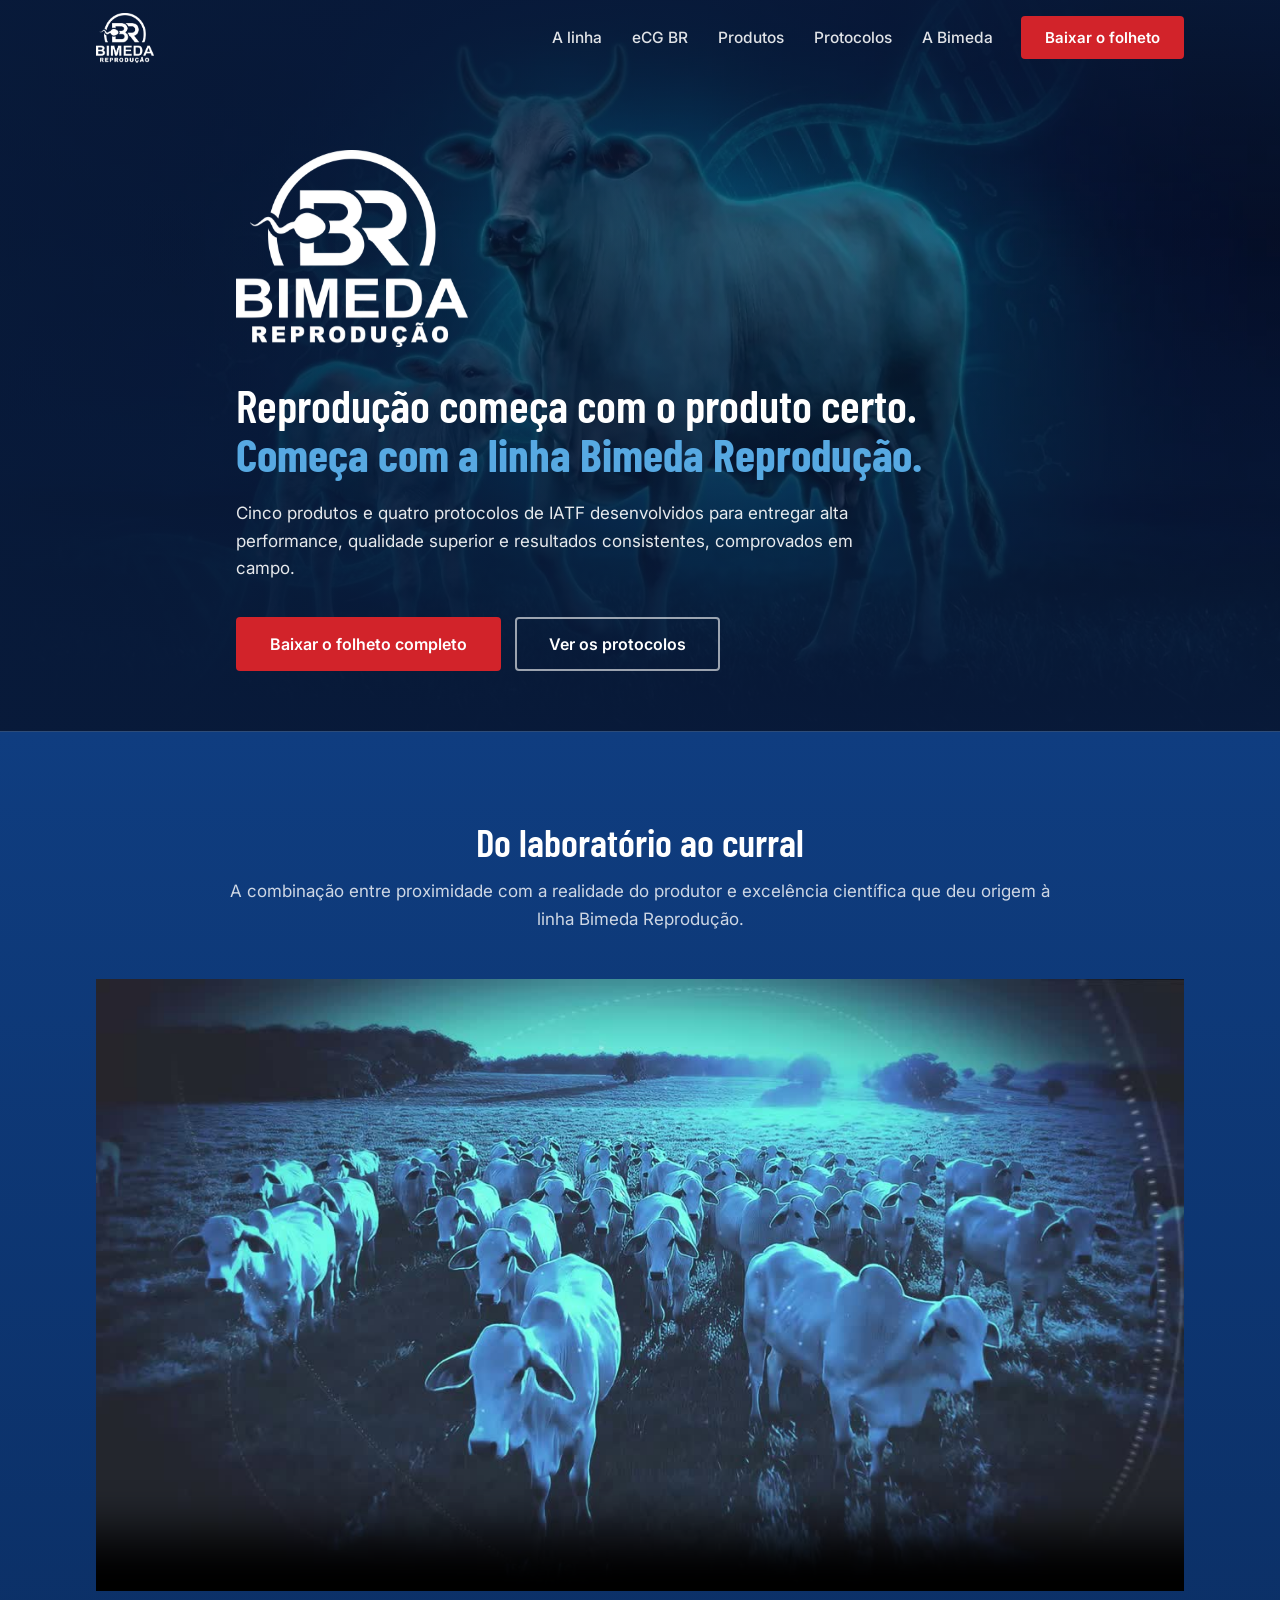
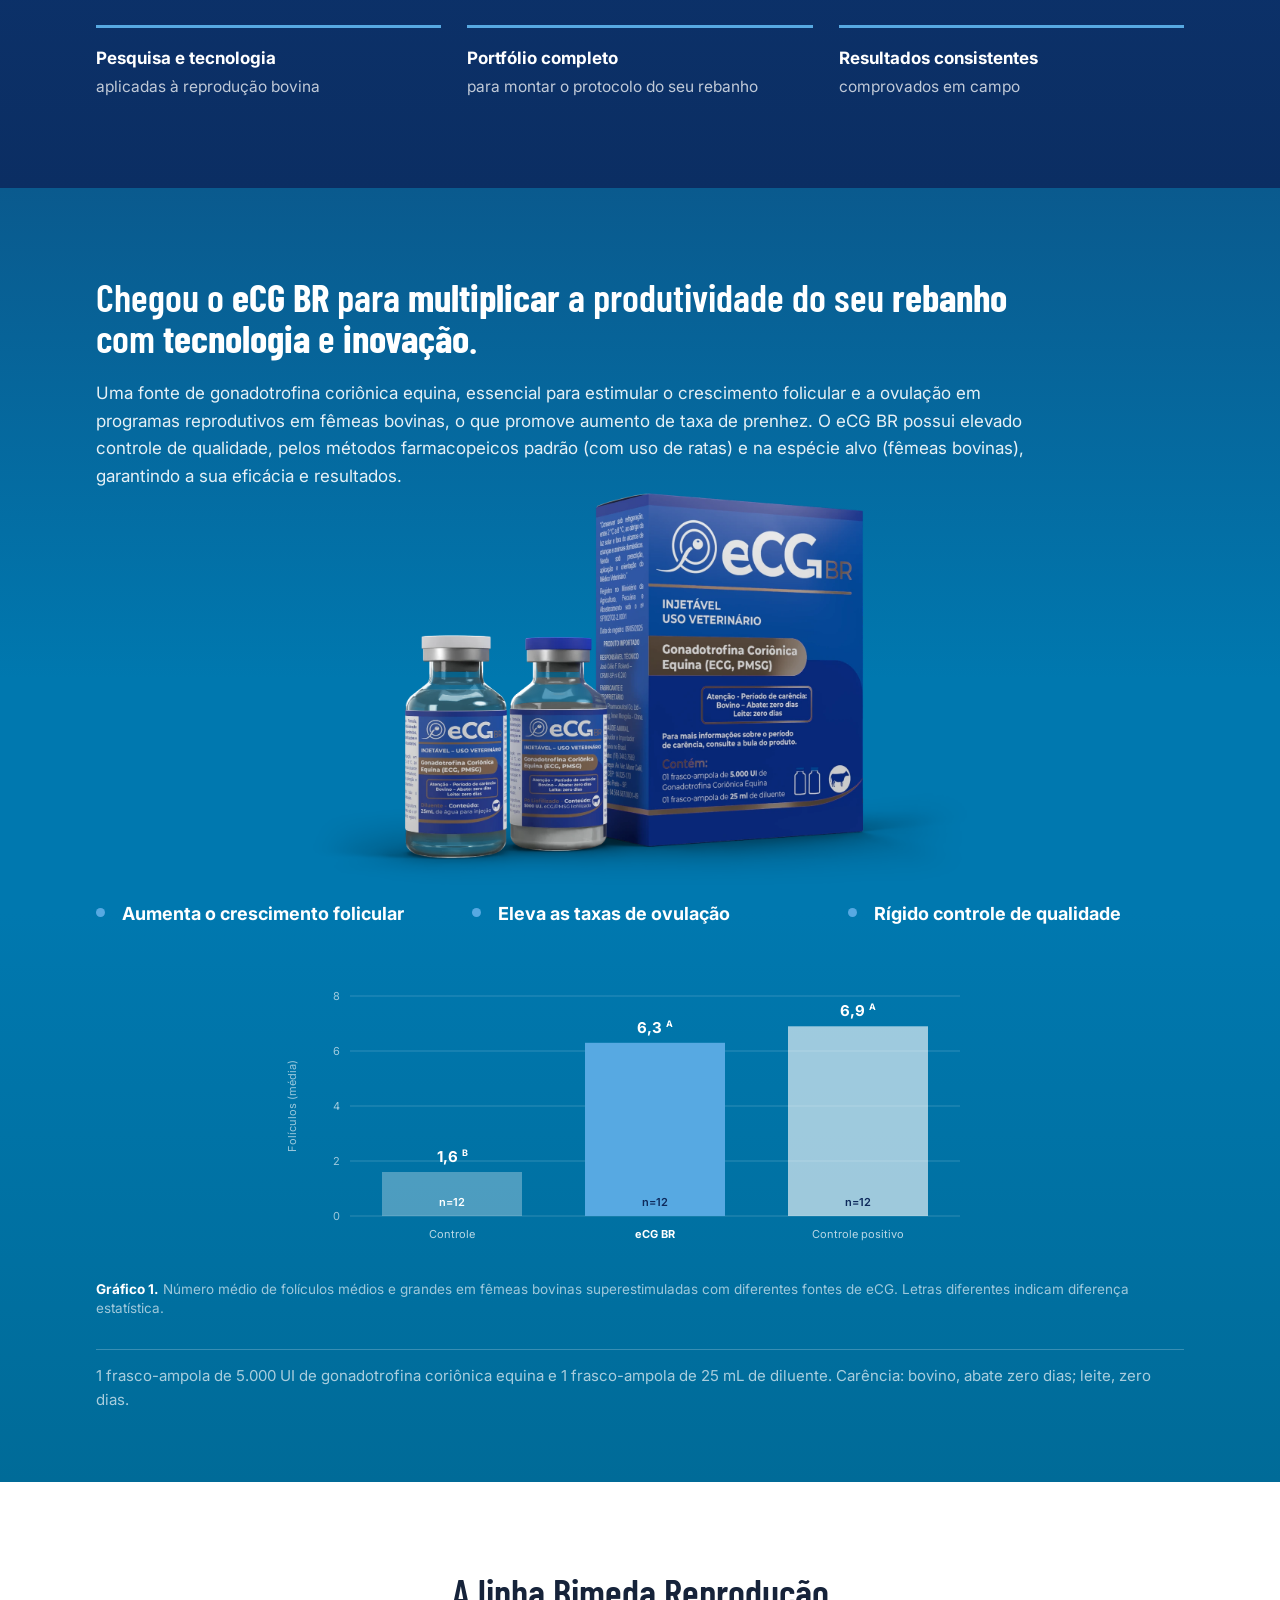
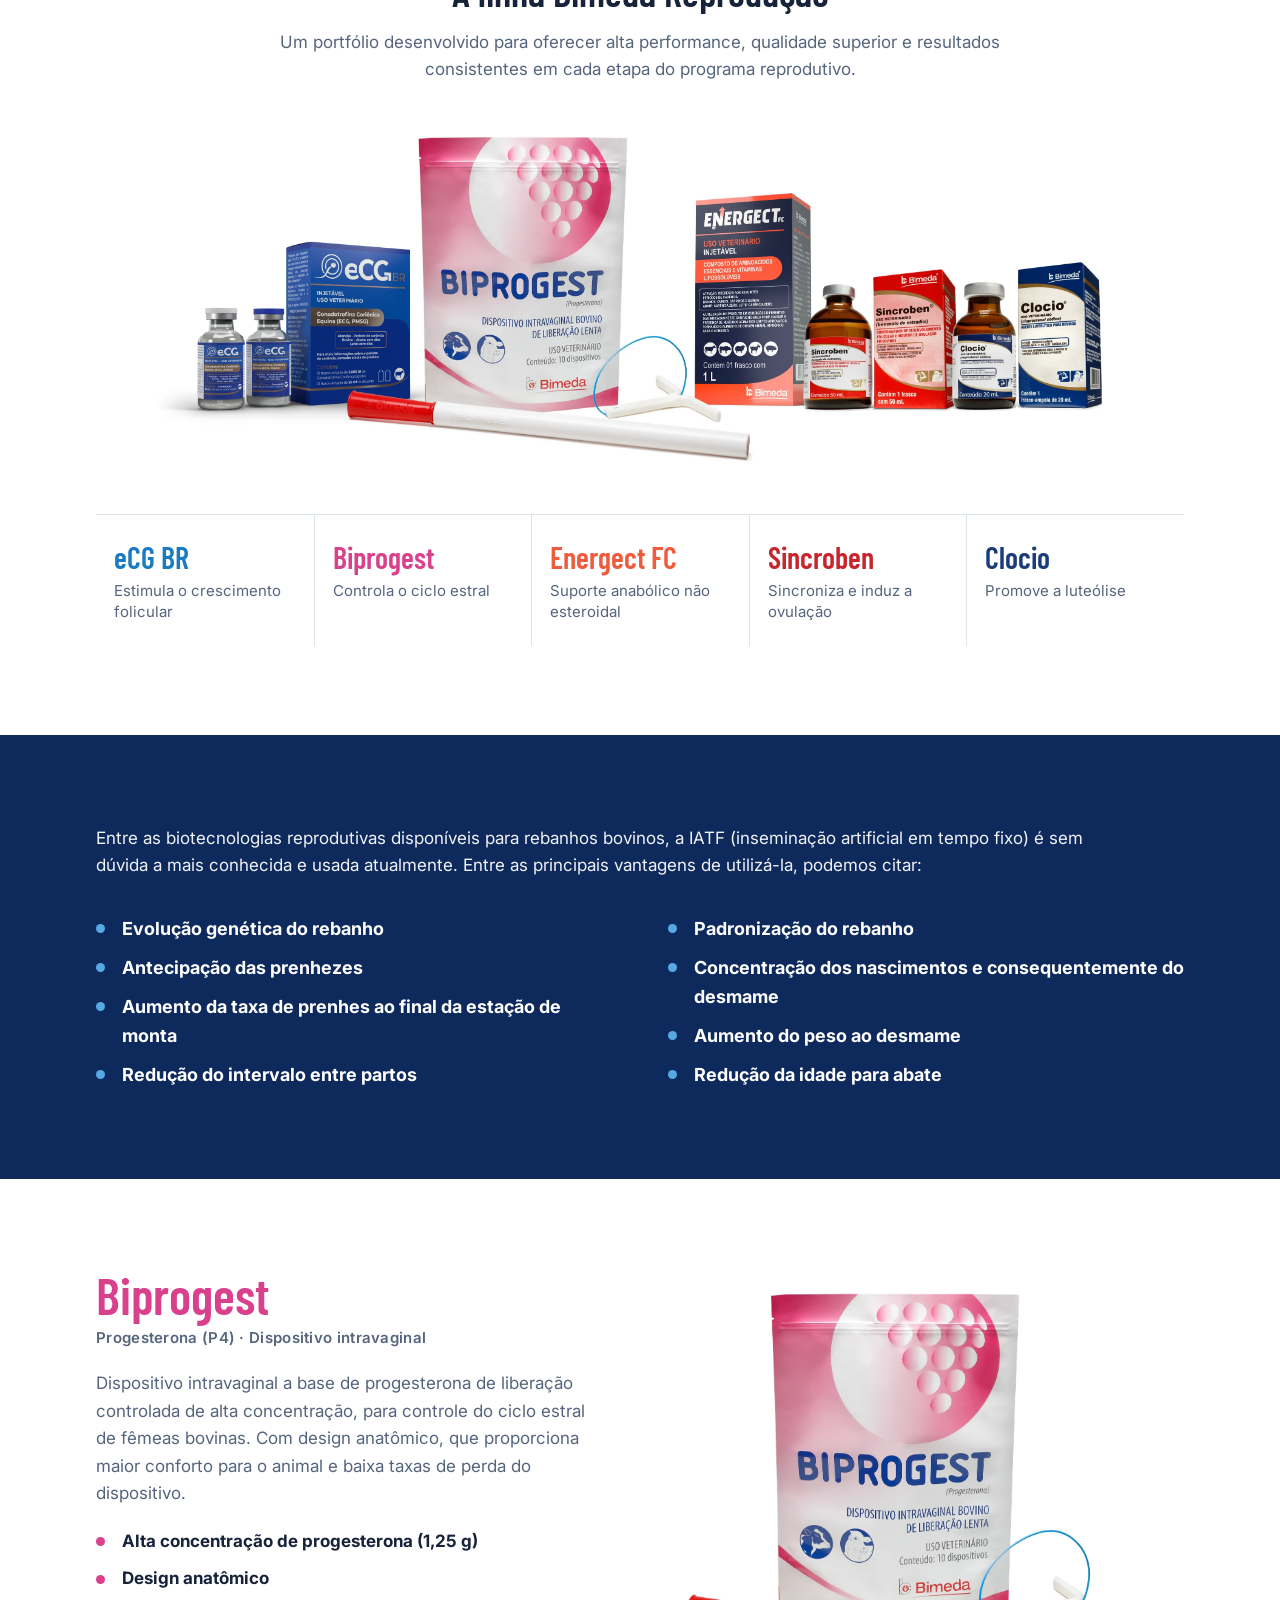
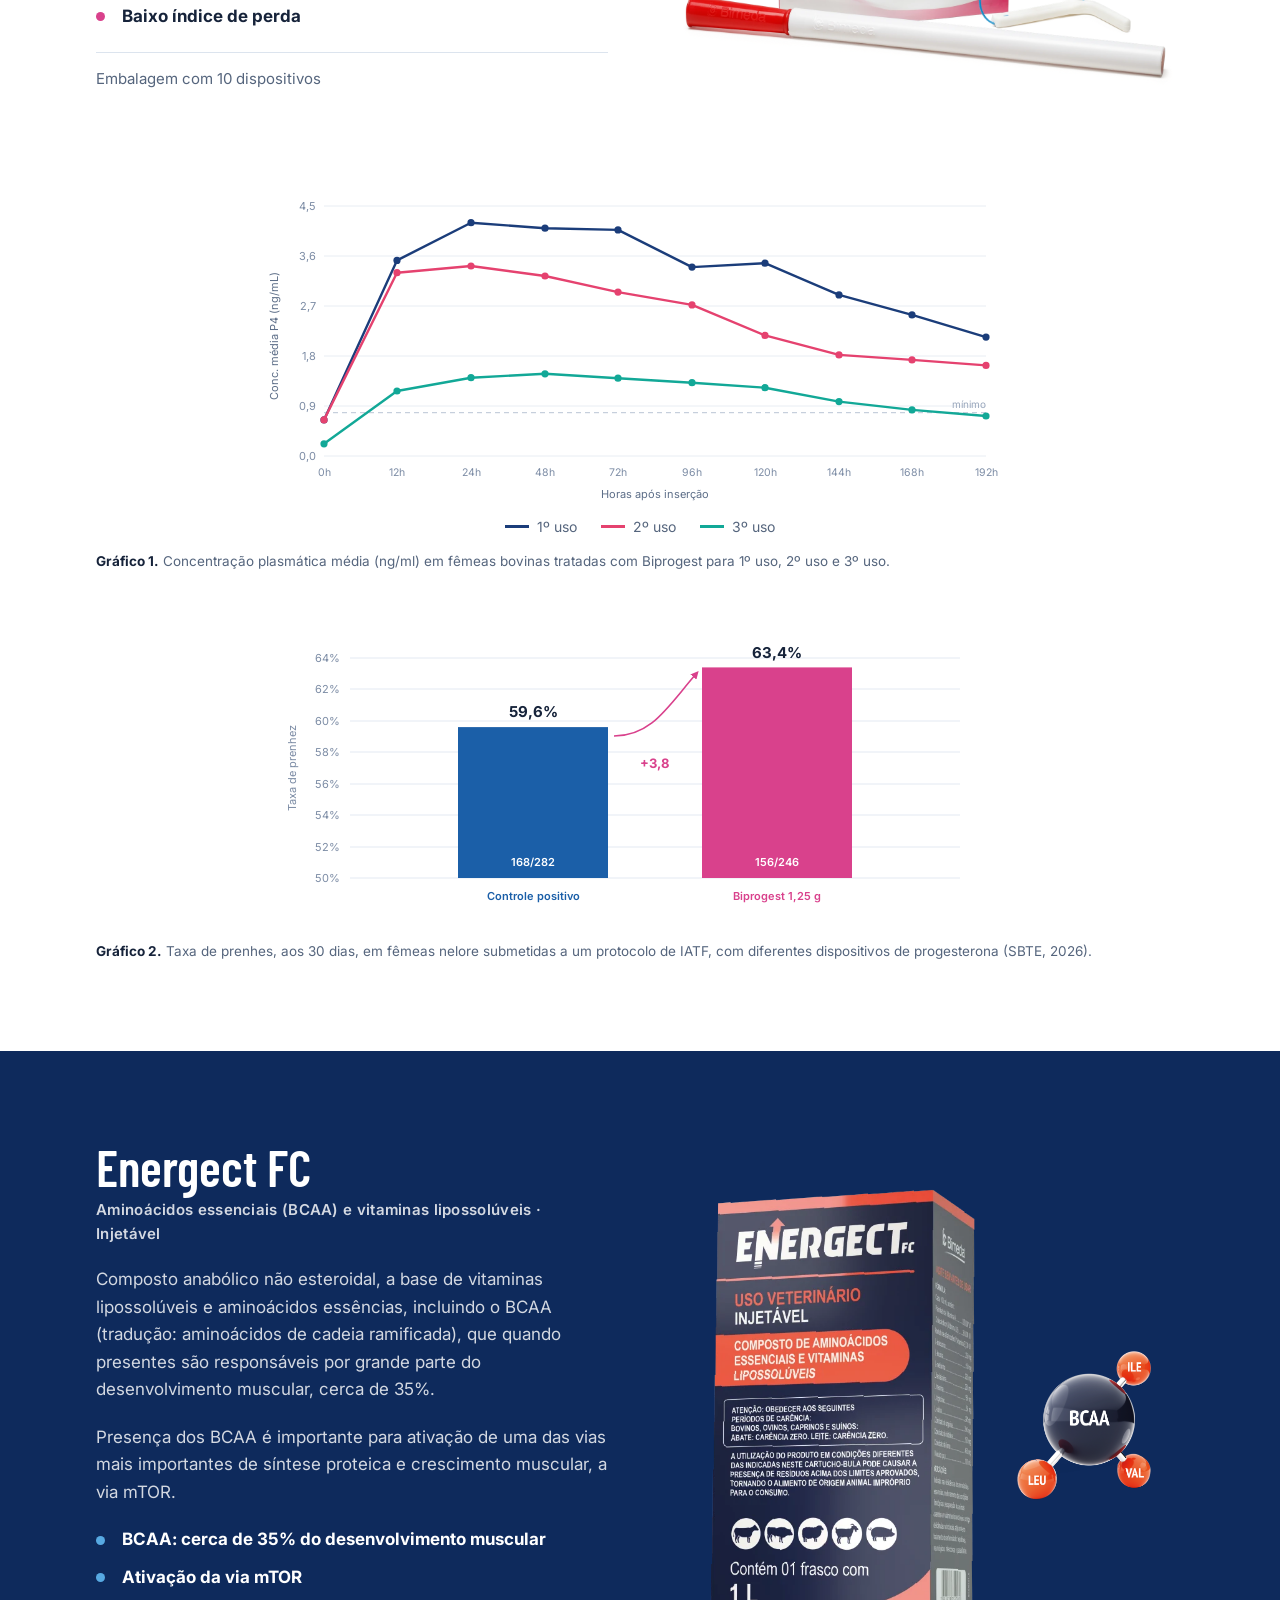
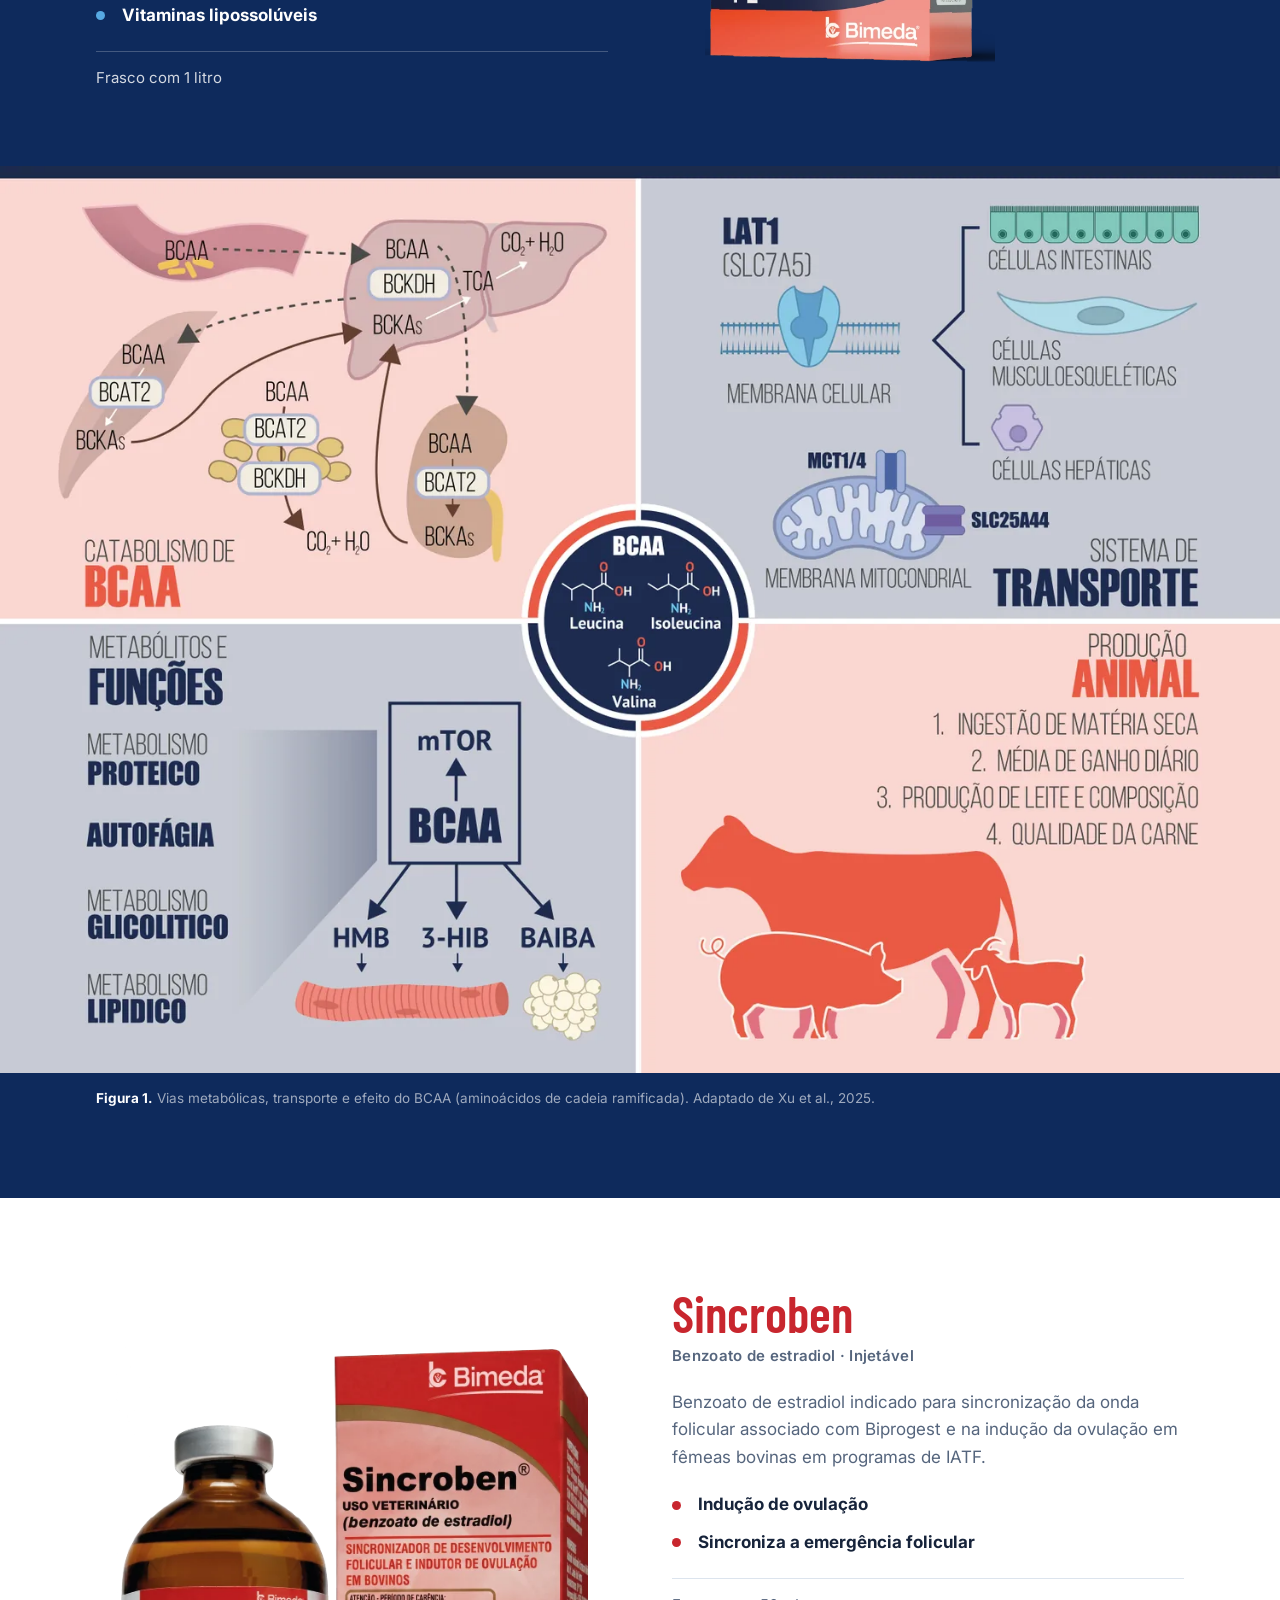
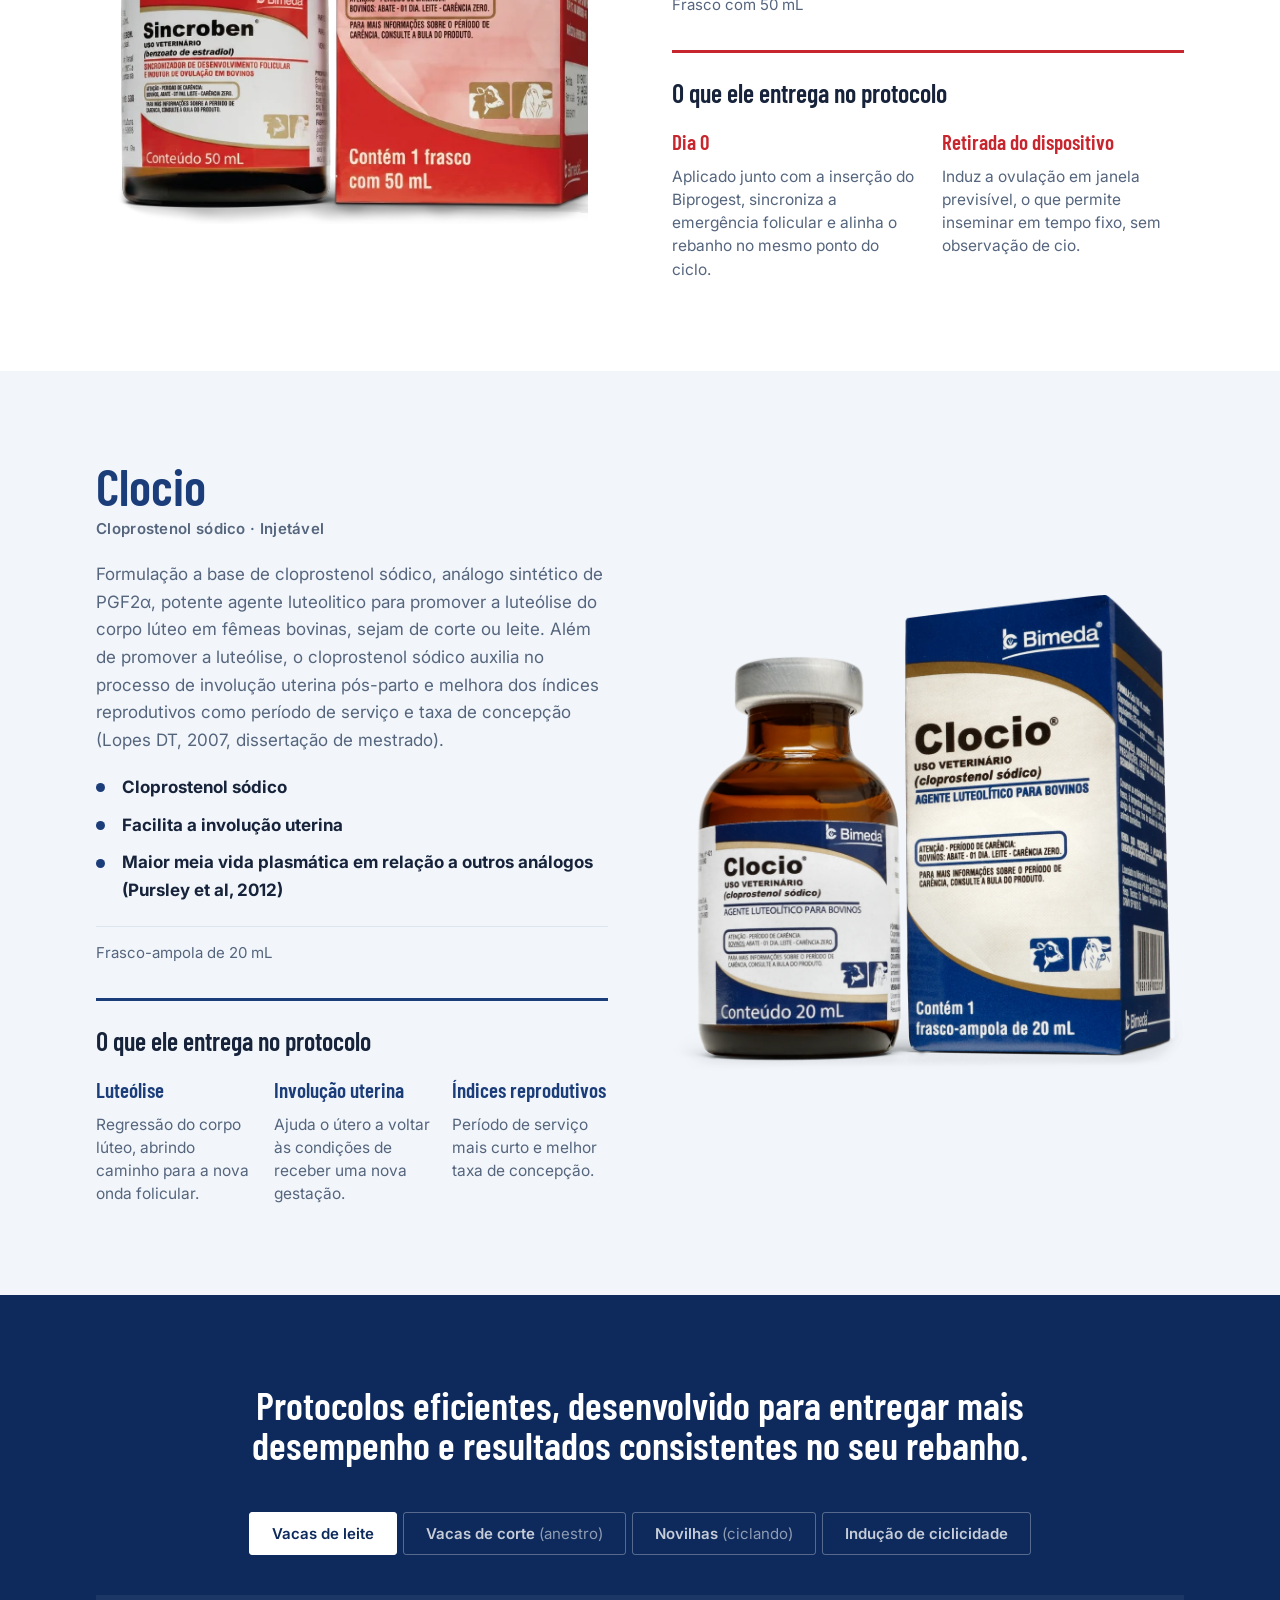
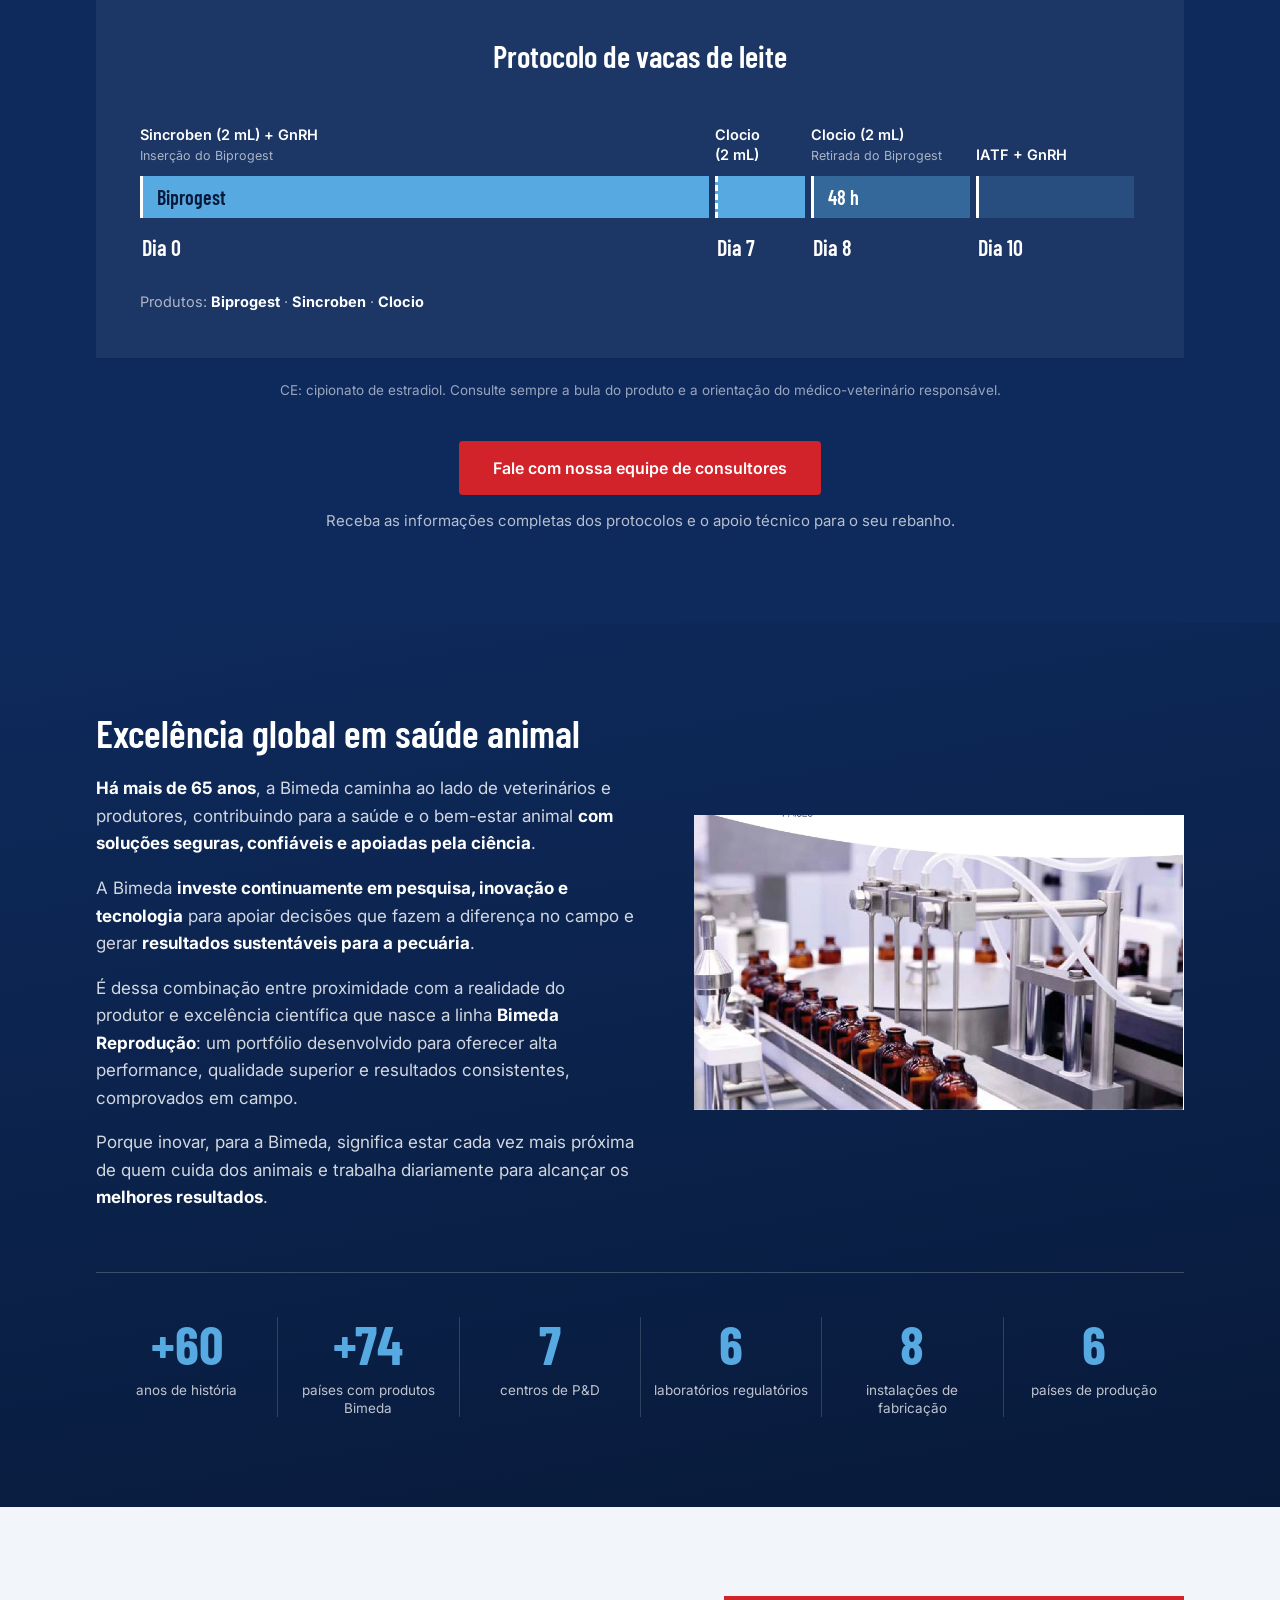
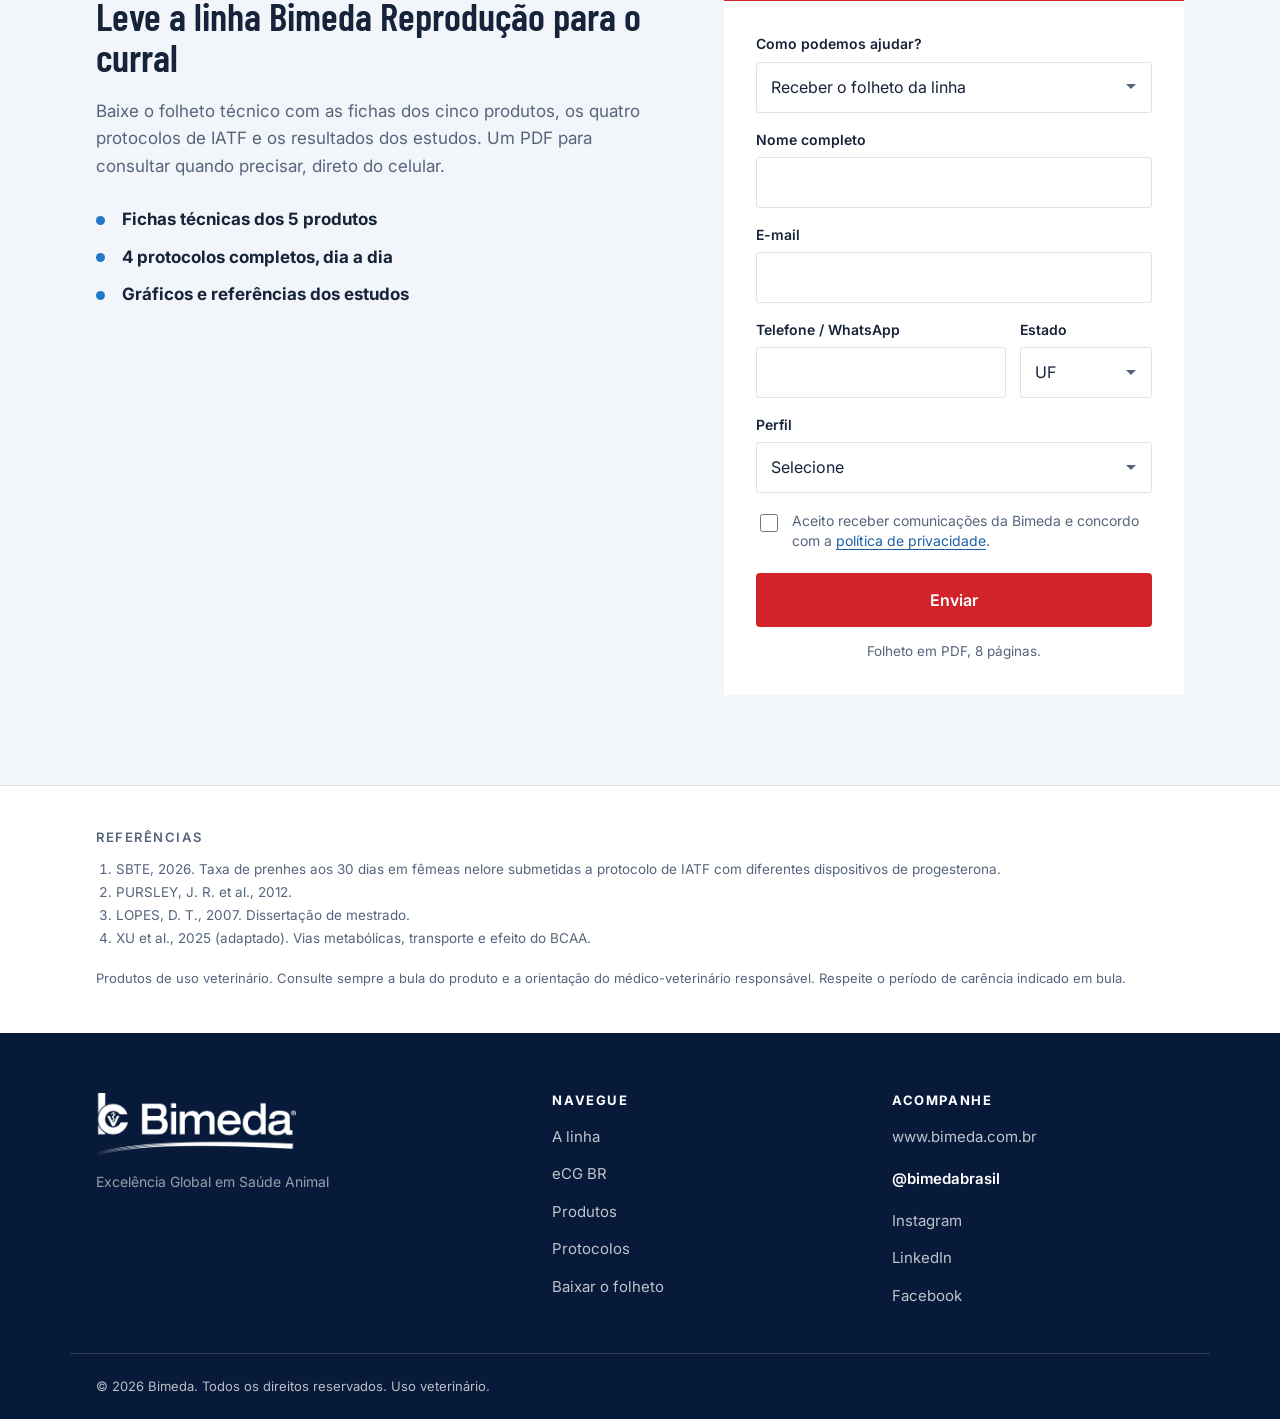
<file: index.html>
<!DOCTYPE html>
<html lang="pt-BR">
<head>
<meta charset="utf-8">
<meta name="viewport" content="width=device-width, initial-scale=1">
<title>Linha Bimeda Reprodução | Reprodução começa com o produto certo</title>
<meta name="description" content="Cinco produtos e quatro protocolos de IATF desenvolvidos para entregar mais prenhez no seu rebanho. eCG BR, Biprogest, Energect FC, Sincroben e Clocio.">
<meta name="robots" content="noindex, nofollow">
<link rel="canonical" href="https://saudeanimal.bimeda.com.br/linha-reproducao/">

<meta property="og:type" content="website">
<meta property="og:locale" content="pt_BR">
<meta property="og:site_name" content="Bimeda Saúde Animal">
<meta property="og:title" content="Linha Bimeda Reprodução">
<meta property="og:description" content="Cinco produtos e quatro protocolos de IATF desenvolvidos para entregar mais prenhez no seu rebanho.">
<meta property="og:image" content="assets/img/hero-bovinos.jpg">

<link rel="preconnect" href="https://fonts.googleapis.com">
<link rel="preconnect" href="https://fonts.gstatic.com" crossorigin>
<link href="https://fonts.googleapis.com/css2?family=Barlow+Condensed:wght@500;600;700&family=Inter:wght@400;500;600;700&display=swap" rel="stylesheet">
<link rel="stylesheet" href="assets/css/style.css">
</head>
<body>

<a class="skip-link" href="#conteudo">Pular para o conteúdo</a>

<!-- ============ HEADER ============ -->
<header class="site-header" id="topo">
  <div class="wrap header-inner">
    <a href="#topo" class="brand" aria-label="Linha Bimeda Reprodução, início">
      <img src="assets/img/logo-br-branco.png" alt="Bimeda Reprodução" width="112" height="95">
    </a>
    <nav class="nav" aria-label="Navegação principal">
      <ul>
        <li><a href="#video">A linha</a></li>
        <li><a href="#ecgbr">eCG BR</a></li>
        <li><a href="#produtos">Produtos</a></li>
        <li><a href="#protocolos">Protocolos</a></li>
        <li><a href="#bimeda">A Bimeda</a></li>
      </ul>
    </nav>
    <a href="#folheto" class="btn btn-primary btn-sm header-cta">Baixar o folheto</a>
    <button class="nav-toggle" aria-expanded="false" aria-controls="nav-mobile" aria-label="Abrir menu">
      <span></span><span></span><span></span>
    </button>
  </div>
  <div class="nav-mobile" id="nav-mobile" hidden>
    <ul>
      <li><a href="#video">A linha</a></li>
      <li><a href="#ecgbr">eCG BR</a></li>
      <li><a href="#produtos">Produtos</a></li>
      <li><a href="#protocolos">Protocolos</a></li>
      <li><a href="#bimeda">A Bimeda</a></li>
      <li><a href="#folheto" class="mob-cta">Baixar o folheto</a></li>
    </ul>
  </div>
</header>

<main id="conteudo">

<!-- ============ HERO ============ -->
<section class="hero">
  <picture class="hero-bg">
    <source media="(max-width: 700px)" srcset="assets/img/hero-bovinos-sm.webp" type="image/webp">
    <source srcset="assets/img/hero-bovinos.webp" type="image/webp">
    <img src="assets/img/hero-bovinos.jpg" alt="" aria-hidden="true" fetchpriority="high">
  </picture>

  <div class="wrap hero-inner">
    <img class="hero-logo hero-in" src="assets/img/logo-br-branco.png"
         alt="Bimeda Reprodução" width="700" height="594">
    <h1 class="hero-in">Reprodução começa com o produto certo.<br>
      <em>Começa com a linha Bimeda Reprodução.</em></h1>
    <p class="hero-lead hero-in">Cinco produtos e quatro protocolos de IATF desenvolvidos para entregar
      alta performance, qualidade superior e resultados consistentes, comprovados em campo.</p>
    <div class="hero-actions hero-in">
      <a href="#folheto" class="btn btn-primary">Baixar o folheto completo</a>
      <a href="#protocolos" class="btn btn-ghost">Ver os protocolos</a>
    </div>
  </div>
</section>

<!-- ============ VÍDEO ============ -->
<section class="band band-video" id="video">
  <div class="wrap">
    <div class="head head-center">
      <h2>Do laboratório ao curral</h2>
      <p class="lead">A combinação entre proximidade com a realidade do produtor e excelência científica
        que deu origem à linha Bimeda Reprodução.</p>
    </div>

    <div class="video-frame">
      <video controls preload="none" playsinline poster="assets/img/video-poster.jpg"
             aria-label="Vídeo institucional da linha Bimeda Reprodução">
        <source src="assets/video/bimeda-reproducao.mp4" type="video/mp4">
        Seu navegador não suporta vídeo HTML5.
        <a href="assets/video/bimeda-reproducao.mp4">Baixe o vídeo</a>.
      </video>
    </div>

    <ul class="video-points">
      <li><strong>Pesquisa e tecnologia</strong> aplicadas à reprodução bovina</li>
      <li><strong>Portfólio completo</strong> para montar o protocolo do seu rebanho</li>
      <li><strong>Resultados consistentes</strong> comprovados em campo</li>
    </ul>
  </div>
</section>

<!-- ============ eCG BR ============ -->
<section class="band ecg" id="ecgbr">
  <div class="wrap">
    <h2 class="ecg-title">Chegou o <strong>eCG BR</strong> para <strong>multiplicar</strong> a produtividade
      do seu <strong>rebanho</strong> com <strong>tecnologia</strong> e <strong>inovação</strong>.</h2>

    <p class="ecg-lead">Uma fonte de gonadotrofina coriônica equina, essencial para estimular o crescimento
      folicular e a ovulação em programas reprodutivos em fêmeas bovinas, o que promove aumento de taxa de
      prenhez. O eCG BR possui elevado controle de qualidade, pelos métodos farmacopeicos padrão (com uso de
      ratas) e na espécie alvo (fêmeas bovinas), garantindo a sua eficácia e resultados.</p>
  </div>

  <div class="ecg-shot">
    <picture>
      <source srcset="assets/img/prod-ecgbr.webp" type="image/webp">
      <img src="assets/img/prod-ecgbr.png"
           alt="eCG BR, caixa e dois frascos-ampola de gonadotrofina coriônica equina" loading="lazy">
    </picture>
  </div>

  <div class="wrap">
    <ul class="dots dots-light dots-row">
      <li>Aumenta o crescimento folicular</li>
      <li>Eleva as taxas de ovulação</li>
      <li>Rígido controle de qualidade</li>
    </ul>

    <figure class="fig fig-light">
      <div class="chart" data-chart="foliculos">
        <svg viewBox="0 0 760 300" role="img" aria-label="Gráfico de barras: controle 1,6 folículos; eCG BR 6,3; controle positivo 6,9">
          <g stroke="rgba(255,255,255,.18)" stroke-width="1">
            <line x1="90" y1="30" x2="700" y2="30"></line>
            <line x1="90" y1="85" x2="700" y2="85"></line>
            <line x1="90" y1="140" x2="700" y2="140"></line>
            <line x1="90" y1="195" x2="700" y2="195"></line>
            <line x1="90" y1="250" x2="700" y2="250"></line>
          </g>
          <g fill="rgba(255,255,255,.62)" font-size="11" text-anchor="end">
            <text x="80" y="34">8</text><text x="80" y="89">6</text>
            <text x="80" y="144">4</text><text x="80" y="199">2</text><text x="80" y="254">0</text>
          </g>
          <text x="36" y="140" fill="rgba(255,255,255,.6)" font-size="11" transform="rotate(-90 36 140)" text-anchor="middle">Folículos (média)</text>
          <rect class="bar" x="122" y="250" width="140" height="0" fill="rgba(255,255,255,.3)"  data-y="206"  data-h="44"></rect>
          <rect class="bar" x="325" y="250" width="140" height="0" fill="#57A9E2"               data-y="76.8" data-h="173.2"></rect>
          <rect class="bar" x="528" y="250" width="140" height="0" fill="rgba(255,255,255,.62)" data-y="60.3" data-h="189.7"></rect>
          <g class="bar-val" fill="#fff" font-size="15" font-weight="700" text-anchor="middle" opacity="0">
            <text x="192" y="196">1,6 <tspan font-size="9" dy="-6">B</tspan></text>
            <text x="395" y="67">6,3 <tspan font-size="9" dy="-6">A</tspan></text>
            <text x="598" y="50">6,9 <tspan font-size="9" dy="-6">A</tspan></text>
          </g>
          <g class="bar-frac" font-size="11" font-weight="600" text-anchor="middle" opacity="0">
            <text x="192" y="240" fill="#fff">n=12</text>
            <text x="395" y="240" fill="#0E2A5C">n=12</text>
            <text x="598" y="240" fill="#0E2A5C">n=12</text>
          </g>
          <g font-size="11" text-anchor="middle" fill="rgba(255,255,255,.72)">
            <text x="192" y="272">Controle</text>
            <text x="395" y="272" fill="#fff" font-weight="700">eCG BR</text>
            <text x="598" y="272">Controle positivo</text>
          </g>
        </svg>
      </div>
      <figcaption><strong>Gráfico 1.</strong> Número médio de folículos médios e grandes em fêmeas bovinas
        superestimuladas com diferentes fontes de eCG. Letras diferentes indicam diferença estatística.</figcaption>
    </figure>
  </div>

  <div class="wrap">
    <p class="pack pack-light">1 frasco-ampola de 5.000 UI de gonadotrofina coriônica equina e
      1 frasco-ampola de 25 mL de diluente. Carência: bovino, abate zero dias; leite, zero dias.</p>
  </div>
</section>

<!-- ============ A LINHA ============ -->
<section class="band" id="produtos">
  <div class="wrap">
    <div class="head head-center">
      <h2>A linha Bimeda Reprodução</h2>
      <p class="lead">Um portfólio desenvolvido para oferecer alta performance, qualidade superior e
        resultados consistentes em cada etapa do programa reprodutivo.</p>
    </div>

    <div class="lineup">
      <picture>
        <source srcset="assets/img/produtos-familia.webp" type="image/webp">
        <img src="assets/img/produtos-familia.png"
             alt="eCG BR, Biprogest, Energect FC, Sincroben e Clocio, linha Bimeda Reprodução"
             width="3171" height="1120" loading="lazy">
      </picture>
    </div>

    <ul class="index">
      <li style="--accent:#1B7AC0"><a href="#ecgbr"><b>eCG BR</b><span>Estimula o crescimento folicular</span></a></li>
      <li style="--accent:#D9418C"><a href="#p-biprogest"><b>Biprogest</b><span>Controla o ciclo estral</span></a></li>
      <li style="--accent:#EE5B3D"><a href="#p-energect"><b>Energect FC</b><span>Suporte anabólico não esteroidal</span></a></li>
      <li style="--accent:#C8262E"><a href="#p-sincroben"><b>Sincroben</b><span>Sincroniza e induz a ovulação</span></a></li>
      <li style="--accent:#1B3D7A"><a href="#p-clocio"><b>Clocio</b><span>Promove a luteólise</span></a></li>
    </ul>
  </div>
</section>

<!-- ============ IATF ============ -->
<section class="band band-navy iatf" id="iatf">
  <div class="wrap">
    <p class="iatf-intro">Entre as biotecnologias reprodutivas disponíveis para rebanhos bovinos, a IATF
      (inseminação artificial em tempo fixo) é sem dúvida a mais conhecida e usada atualmente. Entre as
      principais vantagens de utilizá-la, podemos citar:</p>

    <div class="iatf-cols">
      <ul class="dots dots-light">
        <li>Evolução genética do rebanho</li>
        <li>Antecipação das prenhezes</li>
        <li>Aumento da taxa de prenhes ao final da estação de monta</li>
        <li>Redução do intervalo entre partos</li>
      </ul>
      <ul class="dots dots-light">
        <li>Padronização do rebanho</li>
        <li>Concentração dos nascimentos e consequentemente do desmame</li>
        <li>Aumento do peso ao desmame</li>
        <li>Redução da idade para abate</li>
      </ul>
    </div>
  </div>
</section>

<!-- ============ BIPROGEST ============ -->
<section class="band prod" id="p-biprogest" style="--accent:#D9418C">
  <div class="wrap prod-top">
    <div class="prod-copy">
      <h2>Biprogest</h2>
      <p class="prod-sub">Progesterona (P4) · Dispositivo intravaginal</p>
      <p>Dispositivo intravaginal a base de progesterona de liberação controlada de alta concentração, para
        controle do ciclo estral de fêmeas bovinas. Com design anatômico, que proporciona maior conforto
        para o animal e baixa taxas de perda do dispositivo.</p>
      <ul class="dots">
        <li>Alta concentração de progesterona (1,25 g)</li>
        <li>Design anatômico</li>
        <li>Baixo índice de perda</li>
      </ul>
      <p class="pack">Embalagem com 10 dispositivos</p>
    </div>
    <div class="prod-shot">
      <picture>
        <source srcset="assets/img/prod-biprogest.webp" type="image/webp">
        <img src="assets/img/prod-biprogest.png"
             alt="Biprogest, dispositivo intravaginal bovino de liberação lenta, embalagem com 10 dispositivos"
             loading="lazy">
      </picture>
    </div>
  </div>

  <div class="wrap figs">
    <figure class="fig">
      <div class="chart" data-chart="p4">
        <svg viewBox="0 0 760 330" role="img" aria-label="Gráfico de linhas da concentração plasmática de progesterona ao longo de 192 horas para 1º, 2º e 3º uso do Biprogest">
          <g stroke="#E8EDF3" stroke-width="1">
            <line x1="64" y1="30" x2="726" y2="30"></line>
            <line x1="64" y1="80" x2="726" y2="80"></line>
            <line x1="64" y1="130" x2="726" y2="130"></line>
            <line x1="64" y1="180" x2="726" y2="180"></line>
            <line x1="64" y1="230" x2="726" y2="230"></line>
            <line x1="64" y1="280" x2="726" y2="280"></line>
          </g>
          <g fill="#7C8CA5" font-size="11" text-anchor="end">
            <text x="56" y="34">4,5</text><text x="56" y="84">3,6</text><text x="56" y="134">2,7</text>
            <text x="56" y="184">1,8</text><text x="56" y="234">0,9</text><text x="56" y="284">0,0</text>
          </g>
          <text x="18" y="160" fill="#5D6E88" font-size="11" transform="rotate(-90 18 160)" text-anchor="middle">Conc. média P4 (ng/mL)</text>
          <line x1="64" y1="236.7" x2="726" y2="236.7" stroke="#B9C4D4" stroke-width="1" stroke-dasharray="5 4"></line>
          <text x="726" y="232" fill="#98A6BB" font-size="10" text-anchor="end">mínimo</text>

          <g class="series" data-color="#1B3D7A" data-points="0.65,3.52,4.20,4.10,4.07,3.40,3.47,2.90,2.54,2.14"></g>
          <g class="series" data-color="#E5426F" data-points="0.65,3.30,3.42,3.24,2.95,2.72,2.17,1.82,1.73,1.63"></g>
          <g class="series" data-color="#12A897" data-points="0.22,1.17,1.41,1.48,1.40,1.32,1.23,0.98,0.83,0.72"></g>

          <g fill="#7C8CA5" font-size="10.5" text-anchor="middle">
            <text x="64" y="300">0h</text><text x="137" y="300">12h</text><text x="211" y="300">24h</text>
            <text x="285" y="300">48h</text><text x="358" y="300">72h</text><text x="432" y="300">96h</text>
            <text x="505" y="300">120h</text><text x="579" y="300">144h</text><text x="652" y="300">168h</text>
            <text x="726" y="300">192h</text>
          </g>
          <text x="395" y="322" fill="#5D6E88" font-size="11" text-anchor="middle">Horas após inserção</text>
        </svg>
      </div>
      <ul class="legend">
        <li><span style="background:#1B3D7A"></span>1º uso</li>
        <li><span style="background:#E5426F"></span>2º uso</li>
        <li><span style="background:#12A897"></span>3º uso</li>
      </ul>
      <figcaption><strong>Gráfico 1.</strong> Concentração plasmática média (ng/ml) em fêmeas bovinas
        tratadas com Biprogest para 1º uso, 2º uso e 3º uso.</figcaption>
    </figure>

    <figure class="fig">
      <div class="chart" data-chart="prenhez">
        <svg viewBox="0 0 760 300" role="img" aria-label="Gráfico de barras: controle positivo 59,6% (168 de 282) e Biprogest 1,25 g 63,4% (156 de 246)">
          <g stroke="#E3E9F2" stroke-width="1">
            <line x1="90" y1="30"  x2="700" y2="30"></line>
            <line x1="90" y1="61"  x2="700" y2="61"></line>
            <line x1="90" y1="93"  x2="700" y2="93"></line>
            <line x1="90" y1="124" x2="700" y2="124"></line>
            <line x1="90" y1="156" x2="700" y2="156"></line>
            <line x1="90" y1="187" x2="700" y2="187"></line>
            <line x1="90" y1="219" x2="700" y2="219"></line>
            <line x1="90" y1="250" x2="700" y2="250"></line>
          </g>
          <g fill="#7C8CA5" font-size="11" text-anchor="end">
            <text x="80" y="34">64%</text><text x="80" y="65">62%</text>
            <text x="80" y="97">60%</text><text x="80" y="128">58%</text>
            <text x="80" y="160">56%</text><text x="80" y="191">54%</text>
            <text x="80" y="223">52%</text><text x="80" y="254">50%</text>
          </g>
          <text x="36" y="140" fill="#7C8CA5" font-size="11" transform="rotate(-90 36 140)" text-anchor="middle">Taxa de prenhez</text>
          <rect class="bar" x="198" y="250" width="150" height="0" fill="#1B5FA8" data-y="99.1" data-h="150.9"></rect>
          <rect class="bar" x="442" y="250" width="150" height="0" fill="#D9418C" data-y="39.4" data-h="210.6"></rect>
          <g class="bar-frac" fill="#fff" font-size="11" font-weight="600" text-anchor="middle" opacity="0">
            <text x="273" y="238">168/282</text>
            <text x="517" y="238">156/246</text>
          </g>
          <g class="bar-val" fill="#16233A" font-size="15" font-weight="700" text-anchor="middle" opacity="0">
            <text x="273" y="89">59,6%</text>
            <text x="517" y="30">63,4%</text>
          </g>
          <g font-size="11" text-anchor="middle">
            <text x="273" y="272" fill="#1B5FA8" font-weight="600">Controle positivo</text>
            <text x="517" y="272" fill="#D9418C" font-weight="600">Biprogest 1,25 g</text>
          </g>
          <path class="delta" d="M354 108 C 392 108, 408 78, 436 46" fill="none" stroke="#D9418C"
                stroke-width="1.6" marker-end="url(#arrow)" opacity="0"></path>
          <text class="delta-lbl" x="394" y="140" fill="#D9418C" font-size="13" font-weight="700"
                text-anchor="middle" opacity="0">+3,8</text>
          <defs>
            <marker id="arrow" viewBox="0 0 8 8" refX="4" refY="4" markerWidth="5" markerHeight="5" orient="auto">
              <path d="M0 0 L8 4 L0 8 z" fill="#D9418C"></path>
            </marker>
          </defs>
        </svg>
      </div>
      <figcaption><strong>Gráfico 2.</strong> Taxa de prenhes, aos 30 dias, em fêmeas nelore submetidas a um
        protocolo de IATF, com diferentes dispositivos de progesterona (SBTE, 2026).</figcaption>
    </figure>
  </div>
</section>

<!-- ============ ENERGECT FC ============ -->
<section class="band prod prod-dark" id="p-energect" style="--accent:#EE5B3D">
  <div class="wrap prod-top">
    <div class="prod-copy">
      <h2>Energect FC</h2>
      <p class="prod-sub">Aminoácidos essenciais (BCAA) e vitaminas lipossolúveis · Injetável</p>
      <p>Composto anabólico não esteroidal, a base de vitaminas lipossolúveis e aminoácidos essências,
        incluindo o BCAA (tradução: aminoácidos de cadeia ramificada), que quando presentes são responsáveis
        por grande parte do desenvolvimento muscular, cerca de 35%.</p>
      <p>Presença dos BCAA é importante para ativação de uma das vias mais importantes de síntese proteica e
        crescimento muscular, a via mTOR.</p>
      <ul class="dots dots-light">
        <li>BCAA: cerca de 35% do desenvolvimento muscular</li>
        <li>Ativação da via mTOR</li>
        <li>Vitaminas lipossolúveis</li>
      </ul>
      <p class="pack pack-light">Frasco com 1 litro</p>
    </div>
    <div class="prod-shot">
      <picture>
        <source srcset="assets/img/prod-energect.webp" type="image/webp">
        <img src="assets/img/prod-energect.png"
             alt="Energect FC, composto de aminoácidos essenciais e vitaminas lipossolúveis, frasco com 1 litro"
             loading="lazy">
      </picture>
      <img class="bcaa-mol" src="assets/img/molecula-bcaa.png"
           alt="Molécula de BCAA com leucina, isoleucina e valina" loading="lazy">
    </div>
  </div>

  <figure class="fig fig-full">
    <picture>
      <source srcset="assets/img/energect-infografico.webp" type="image/webp">
      <img src="assets/img/energect-infografico.jpg"
           alt="Vias metabólicas do BCAA: catabolismo, sistema de transporte, metabólitos e funções, e produção animal"
           loading="lazy">
    </picture>
    <figcaption class="wrap"><strong>Figura 1.</strong> Vias metabólicas, transporte e efeito do BCAA
      (aminoácidos de cadeia ramificada). Adaptado de Xu et al., 2025.</figcaption>
  </figure>
</section>

<!-- ============ SINCROBEN ============ -->
<section class="band prod" id="p-sincroben" style="--accent:#C8262E">
  <div class="wrap prod-top">
    <div class="prod-shot">
      <picture>
        <source srcset="assets/img/prod-sincroben.webp" type="image/webp">
        <img src="assets/img/prod-sincroben.png"
             alt="Sincroben, benzoato de estradiol injetável, frasco com 50 mL" loading="lazy">
      </picture>
    </div>
    <div class="prod-copy">
      <h2>Sincroben</h2>
      <p class="prod-sub">Benzoato de estradiol · Injetável</p>
      <p>Benzoato de estradiol indicado para sincronização da onda folicular associado com Biprogest e na
        indução da ovulação em fêmeas bovinas em programas de IATF.</p>
      <ul class="dots">
        <li>Indução de ovulação</li>
        <li>Sincroniza a emergência folicular</li>
      </ul>
      <p class="pack">Frasco com 50 mL</p>

      <div class="entrega">
        <h3>O que ele entrega no protocolo</h3>
        <div class="entrega-row">
          <div>
            <b>Dia 0</b>
            <p>Aplicado junto com a inserção do Biprogest, sincroniza a emergência folicular e alinha o
              rebanho no mesmo ponto do ciclo.</p>
          </div>
          <div>
            <b>Retirada do dispositivo</b>
            <p>Induz a ovulação em janela previsível, o que permite inseminar em tempo fixo, sem observação
              de cio.</p>
          </div>
        </div>
      </div>
    </div>
  </div>
</section>

<!-- ============ CLOCIO ============ -->
<section class="band prod band-soft" id="p-clocio" style="--accent:#1B3D7A">
  <div class="wrap prod-top">
    <div class="prod-copy">
      <h2>Clocio</h2>
      <p class="prod-sub">Cloprostenol sódico · Injetável</p>
      <p>Formulação a base de cloprostenol sódico, análogo sintético de PGF2α, potente agente luteolitico
        para promover a luteólise do corpo lúteo em fêmeas bovinas, sejam de corte ou leite. Além de
        promover a luteólise, o cloprostenol sódico auxilia no processo de involução uterina pós-parto e
        melhora dos índices reprodutivos como período de serviço e taxa de concepção
        (Lopes DT, 2007, dissertação de mestrado).</p>
      <ul class="dots">
        <li>Cloprostenol sódico</li>
        <li>Facilita a involução uterina</li>
        <li>Maior meia vida plasmática em relação a outros análogos (Pursley et al, 2012)</li>
      </ul>
      <p class="pack">Frasco-ampola de 20 mL</p>

      <div class="entrega">
        <h3>O que ele entrega no protocolo</h3>
        <div class="entrega-row entrega-row-3">
          <div><b>Luteólise</b><p>Regressão do corpo lúteo, abrindo caminho para a nova onda folicular.</p></div>
          <div><b>Involução uterina</b><p>Ajuda o útero a voltar às condições de receber uma nova gestação.</p></div>
          <div><b>Índices reprodutivos</b><p>Período de serviço mais curto e melhor taxa de concepção.</p></div>
        </div>
      </div>
    </div>
    <div class="prod-shot">
      <picture>
        <source srcset="assets/img/prod-clocio.webp" type="image/webp">
        <img src="assets/img/prod-clocio.png"
             alt="Clocio, cloprostenol sódico injetável, frasco-ampola de 20 mL" loading="lazy">
      </picture>
    </div>
  </div>
</section>

<!-- ============ PROTOCOLOS ============ -->
<section class="band band-navy" id="protocolos">
  <div class="wrap">
    <div class="head head-center">
      <h2>Protocolos eficientes, desenvolvido para entregar mais desempenho e resultados consistentes no
        seu rebanho.</h2>
    </div>

    <div class="tabs">
      <div class="tablist" role="tablist" aria-label="Protocolos da linha Bimeda Reprodução">
        <button role="tab" id="tab-leite" aria-controls="panel-leite" aria-selected="true" class="tab is-active">Vacas de leite</button>
        <button role="tab" id="tab-corte" aria-controls="panel-corte" aria-selected="false" class="tab" tabindex="-1">Vacas de corte <span>(anestro)</span></button>
        <button role="tab" id="tab-novilhas" aria-controls="panel-novilhas" aria-selected="false" class="tab" tabindex="-1">Novilhas <span>(ciclando)</span></button>
        <button role="tab" id="tab-ciclicidade" aria-controls="panel-ciclicidade" aria-selected="false" class="tab" tabindex="-1">Indução de ciclicidade</button>
      </div>

      <div role="tabpanel" id="panel-leite" aria-labelledby="tab-leite" class="tabpanel is-active">
        <h3 class="proto-title">Protocolo de vacas de leite</h3>
        <ol class="timeline" style="--cols:7fr minmax(96px,1fr) 2fr 2fr">
          <li class="tl-step">
            <span class="tl-day">Dia 0</span>
            <span class="tl-bar tl-bar-device"><span>Biprogest</span></span>
            <span class="tl-act">Sincroben (2&nbsp;mL) + GnRH<br><small>Inserção do Biprogest</small></span>
          </li>
          <li class="tl-step">
            <span class="tl-day">Dia 7</span>
            <span class="tl-bar tl-bar-device is-dashed"></span>
            <span class="tl-act">Clocio (2&nbsp;mL)</span>
          </li>
          <li class="tl-step">
            <span class="tl-day">Dia 8</span>
            <span class="tl-bar"><span>48 h</span></span>
            <span class="tl-act">Clocio (2&nbsp;mL)<br><small>Retirada do Biprogest</small></span>
          </li>
          <li class="tl-step">
            <span class="tl-day">Dia 10</span>
            <span class="tl-bar tl-bar-end"></span>
            <span class="tl-act">IATF + GnRH</span>
          </li>
        </ol>
        <p class="proto-prods">Produtos: <strong>Biprogest</strong> · <strong>Sincroben</strong> · <strong>Clocio</strong></p>
      </div>

      <div role="tabpanel" id="panel-corte" aria-labelledby="tab-corte" class="tabpanel" hidden>
        <h3 class="proto-title">Vacas de corte <em>(anestro)</em></h3>
        <ol class="timeline" style="--cols:8fr 2fr 2fr">
          <li class="tl-step">
            <span class="tl-day">Dia 0</span>
            <span class="tl-bar tl-bar-device"><span>Biprogest</span></span>
            <span class="tl-act">Sincroben (2&nbsp;mL)<br><small>Inserção do Biprogest</small></span>
          </li>
          <li class="tl-step">
            <span class="tl-day">Dia 8</span>
            <span class="tl-bar"><span>48 h</span></span>
            <span class="tl-act">Clocio (2&nbsp;mL) + CE + eCG BR (1,5&nbsp;mL)<br><small>Retirada do Biprogest</small></span>
          </li>
          <li class="tl-step">
            <span class="tl-day">Dia 10</span>
            <span class="tl-bar tl-bar-end"></span>
            <span class="tl-act">IATF</span>
          </li>
        </ol>
        <p class="proto-prods">Produtos: <strong>Biprogest</strong> · <strong>Sincroben</strong> · <strong>Clocio</strong> · <strong>eCG BR</strong></p>
      </div>

      <div role="tabpanel" id="panel-novilhas" aria-labelledby="tab-novilhas" class="tabpanel" hidden>
        <h3 class="proto-title">Protocolo de novilhas <em>(ciclando)</em></h3>
        <ol class="timeline" style="--cols:8fr 2fr 2fr">
          <li class="tl-step">
            <span class="tl-day">Dia 0</span>
            <span class="tl-bar tl-bar-device"><span>Biprogest</span></span>
            <span class="tl-act">Sincroben (2&nbsp;mL) + Clocio (2&nbsp;mL)<br><small>Inserção do Biprogest</small></span>
          </li>
          <li class="tl-step">
            <span class="tl-day">Dia 8</span>
            <span class="tl-bar"><span>48 h</span></span>
            <span class="tl-act">CE + eCG BR (1&nbsp;mL)<br><small>Retirada do Biprogest</small></span>
          </li>
          <li class="tl-step">
            <span class="tl-day">Dia 10</span>
            <span class="tl-bar tl-bar-end"></span>
            <span class="tl-act">IATF</span>
          </li>
        </ol>
        <p class="proto-prods">Produtos: <strong>Biprogest</strong> · <strong>Sincroben</strong> · <strong>Clocio</strong> · <strong>eCG BR</strong></p>
      </div>

      <div role="tabpanel" id="panel-ciclicidade" aria-labelledby="tab-ciclicidade" class="tabpanel" hidden>
        <h3 class="proto-title">Protocolo para indução de ciclicidade</h3>
        <ol class="timeline" style="--cols:12fr 2fr 2fr">
          <li class="tl-step">
            <span class="tl-day">Dia 0</span>
            <span class="tl-bar tl-bar-device"><span>Biprogest</span></span>
            <span class="tl-act"><small>Inserção do Biprogest</small></span>
          </li>
          <li class="tl-step">
            <span class="tl-day">Dia 12</span>
            <span class="tl-bar"></span>
            <span class="tl-act">Sincroben (2&nbsp;mL)</span>
          </li>
          <li class="tl-step">
            <span class="tl-day">Dia 0</span>
            <span class="tl-bar tl-bar-end"></span>
            <span class="tl-act">Início das sincronizações</span>
          </li>
        </ol>
        <p class="proto-prods">Produtos: <strong>Biprogest</strong> · <strong>Sincroben</strong></p>
      </div>
    </div>

    <p class="proto-note">CE: cipionato de estradiol. Consulte sempre a bula do produto e a orientação do
      médico-veterinário responsável.</p>

    <div class="proto-cta">
      <a href="#folheto" class="btn btn-primary" data-interesse="Falar com um consultor">Fale com nossa
        equipe de consultores</a>
      <p>Receba as informações completas dos protocolos e o apoio técnico para o seu rebanho.</p>
    </div>
  </div>
</section>

<!-- ============ A BIMEDA ============ -->
<section class="band band-navy band-inst" id="bimeda">
  <div class="wrap">
    <div class="inst">
      <div class="inst-copy">
        <h2>Excelência global em saúde animal</h2>
        <p><strong>Há mais de 65 anos</strong>, a Bimeda caminha ao lado de veterinários e produtores,
          contribuindo para a saúde e o bem-estar animal <strong>com soluções seguras, confiáveis e
          apoiadas pela ciência</strong>.</p>
        <p>A Bimeda <strong>investe continuamente em pesquisa, inovação e tecnologia</strong> para apoiar
          decisões que fazem a diferença no campo e gerar <strong>resultados sustentáveis para a
          pecuária</strong>.</p>
        <p>É dessa combinação entre proximidade com a realidade do produtor e excelência científica que
          nasce a linha <strong>Bimeda Reprodução</strong>: um portfólio desenvolvido para oferecer alta
          performance, qualidade superior e resultados consistentes, comprovados em campo.</p>
        <p>Porque inovar, para a Bimeda, significa estar cada vez mais próxima de quem cuida dos animais e
          trabalha diariamente para alcançar os <strong>melhores resultados</strong>.</p>
      </div>
      <div class="inst-media">
        <picture>
          <source srcset="assets/img/fabrica-envase.webp" type="image/webp">
          <img src="assets/img/fabrica-envase.jpg"
               alt="Linha de envase de frascos em instalação fabril da Bimeda" loading="lazy">
        </picture>
      </div>
    </div>
  </div>

  <div class="wrap">
    <ul class="bignums">
      <li><b data-count="65" data-prefix="+">+65</b><span>anos de história</span></li>
      <li><b data-count="80" data-prefix="+">+80</b><span>países com produtos Bimeda</span></li>
      <li><b data-count="8">8</b><span>centros de P&amp;D</span></li>
      <li><b data-count="7">7</b><span>laboratórios regulatórios</span></li>
      <li><b data-count="9">9</b><span>instalações de fabricação</span></li>
      <li><b data-count="6">6</b><span>países de produção</span></li>
    </ul>
  </div>
</section>

<!-- ============ FOLHETO ============ -->
<section class="band band-soft" id="folheto">
  <div class="wrap cta-grid">
    <div class="cta-copy">
      <h2>Leve a linha Bimeda Reprodução para o curral</h2>
      <p>Baixe o folheto técnico com as fichas dos cinco produtos, os quatro protocolos de IATF e os
        resultados dos estudos. Um PDF para consultar quando precisar, direto do celular.</p>
      <ul class="dots">
        <li>Fichas técnicas dos 5 produtos</li>
        <li>4 protocolos completos, dia a dia</li>
        <li>Gráficos e referências dos estudos</li>
      </ul>
    </div>

    <div class="cta-form">
      <!-- PROTÓTIPO: substituir por formulário RD Station / endpoint da Bimeda -->
      <form id="form-folheto" novalidate>
        <div class="field">
          <label for="f-interesse">Como podemos ajudar?</label>
          <select id="f-interesse" name="interesse" required>
            <option value="Receber o folheto">Receber o folheto da linha</option>
            <option value="Falar com um consultor">Falar com um consultor</option>
          </select>
        </div>
        <div class="field">
          <label for="f-nome">Nome completo</label>
          <input type="text" id="f-nome" name="nome" autocomplete="name" required>
        </div>
        <div class="field">
          <label for="f-email">E-mail</label>
          <input type="email" id="f-email" name="email" autocomplete="email" required>
        </div>
        <div class="field-row">
          <div class="field">
            <label for="f-tel">Telefone / WhatsApp</label>
            <input type="tel" id="f-tel" name="telefone" autocomplete="tel" inputmode="tel" required>
          </div>
          <div class="field">
            <label for="f-uf">Estado</label>
            <select id="f-uf" name="uf" required>
              <option value="">UF</option>
              <option>AC</option><option>AL</option><option>AP</option><option>AM</option>
              <option>BA</option><option>CE</option><option>DF</option><option>ES</option>
              <option>GO</option><option>MA</option><option>MT</option><option>MS</option>
              <option>MG</option><option>PA</option><option>PB</option><option>PR</option>
              <option>PE</option><option>PI</option><option>RJ</option><option>RN</option>
              <option>RS</option><option>RO</option><option>RR</option><option>SC</option>
              <option>SP</option><option>SE</option><option>TO</option>
            </select>
          </div>
        </div>
        <div class="field">
          <label for="f-perfil">Perfil</label>
          <select id="f-perfil" name="perfil" required>
            <option value="">Selecione</option>
            <option>Médico-veterinário</option>
            <option>Produtor rural</option>
            <option>Revenda / distribuidor</option>
            <option>Consultor técnico</option>
            <option>Outro</option>
          </select>
        </div>
        <label class="check">
          <input type="checkbox" id="f-optin" name="optin" required>
          <span>Aceito receber comunicações da Bimeda e concordo com a
            <a href="https://www.bimeda.com.br/" target="_blank" rel="noopener">política de privacidade</a>.</span>
        </label>
        <button type="submit" class="btn btn-primary btn-block">Enviar</button>
        <p class="form-note">Folheto em PDF, 8 páginas.</p>
      </form>

      <div class="form-success" id="form-success" hidden>
        <h3>Recebemos o seu contato.</h3>
        <p id="success-msg">O download do folheto começou. Se não iniciar automaticamente,
          <a href="assets/docs/folheto-linha-bimeda-reproducao.pdf" download>clique aqui para baixar</a>.</p>
      </div>
    </div>
  </div>
</section>

<!-- ============ REFERÊNCIAS ============ -->
<section class="refs">
  <div class="wrap">
    <h2>Referências</h2>
    <ol>
      <li>SBTE, 2026. Taxa de prenhes aos 30 dias em fêmeas nelore submetidas a protocolo de IATF com
        diferentes dispositivos de progesterona.</li>
      <li>PURSLEY, J. R. et al., 2012.</li>
      <li>LOPES, D. T., 2007. Dissertação de mestrado.</li>
      <li>XU et al., 2025 (adaptado). Vias metabólicas, transporte e efeito do BCAA.</li>
    </ol>
    <p class="refs-legal">Produtos de uso veterinário. Consulte sempre a bula do produto e a orientação do
      médico-veterinário responsável. Respeite o período de carência indicado em bula.</p>
  </div>
</section>

</main>

<!-- ============ FOOTER ============ -->
<footer class="site-footer">
  <div class="wrap footer-inner">
    <div class="f-brand">
      <img src="assets/img/logo-bimeda-branco.png" alt="Bimeda" width="220" height="68" loading="lazy">
      <p>Excelência Global em Saúde Animal</p>
    </div>
    <div class="f-links">
      <h3>Navegue</h3>
      <ul>
        <li><a href="#video">A linha</a></li>
        <li><a href="#ecgbr">eCG BR</a></li>
        <li><a href="#produtos">Produtos</a></li>
        <li><a href="#protocolos">Protocolos</a></li>
        <li><a href="#folheto">Baixar o folheto</a></li>
      </ul>
    </div>
    <div class="f-social">
      <h3>Acompanhe</h3>
      <p><a href="https://www.bimeda.com.br" target="_blank" rel="noopener">www.bimeda.com.br</a></p>
      <p class="f-handle">@bimedabrasil</p>
      <ul class="social">
        <li><a href="https://www.instagram.com/bimedabrasil" target="_blank" rel="noopener">Instagram</a></li>
        <li><a href="https://www.linkedin.com/company/bimeda" target="_blank" rel="noopener">LinkedIn</a></li>
        <li><a href="https://www.facebook.com/bimedabrasil" target="_blank" rel="noopener">Facebook</a></li>
      </ul>
    </div>
  </div>
  <div class="wrap footer-bottom">
    <p>© <span id="ano"></span> Bimeda. Todos os direitos reservados. Uso veterinário.</p>
  </div>
</footer>

<script src="assets/js/main.js"></script>
</body>
</html>
</file>
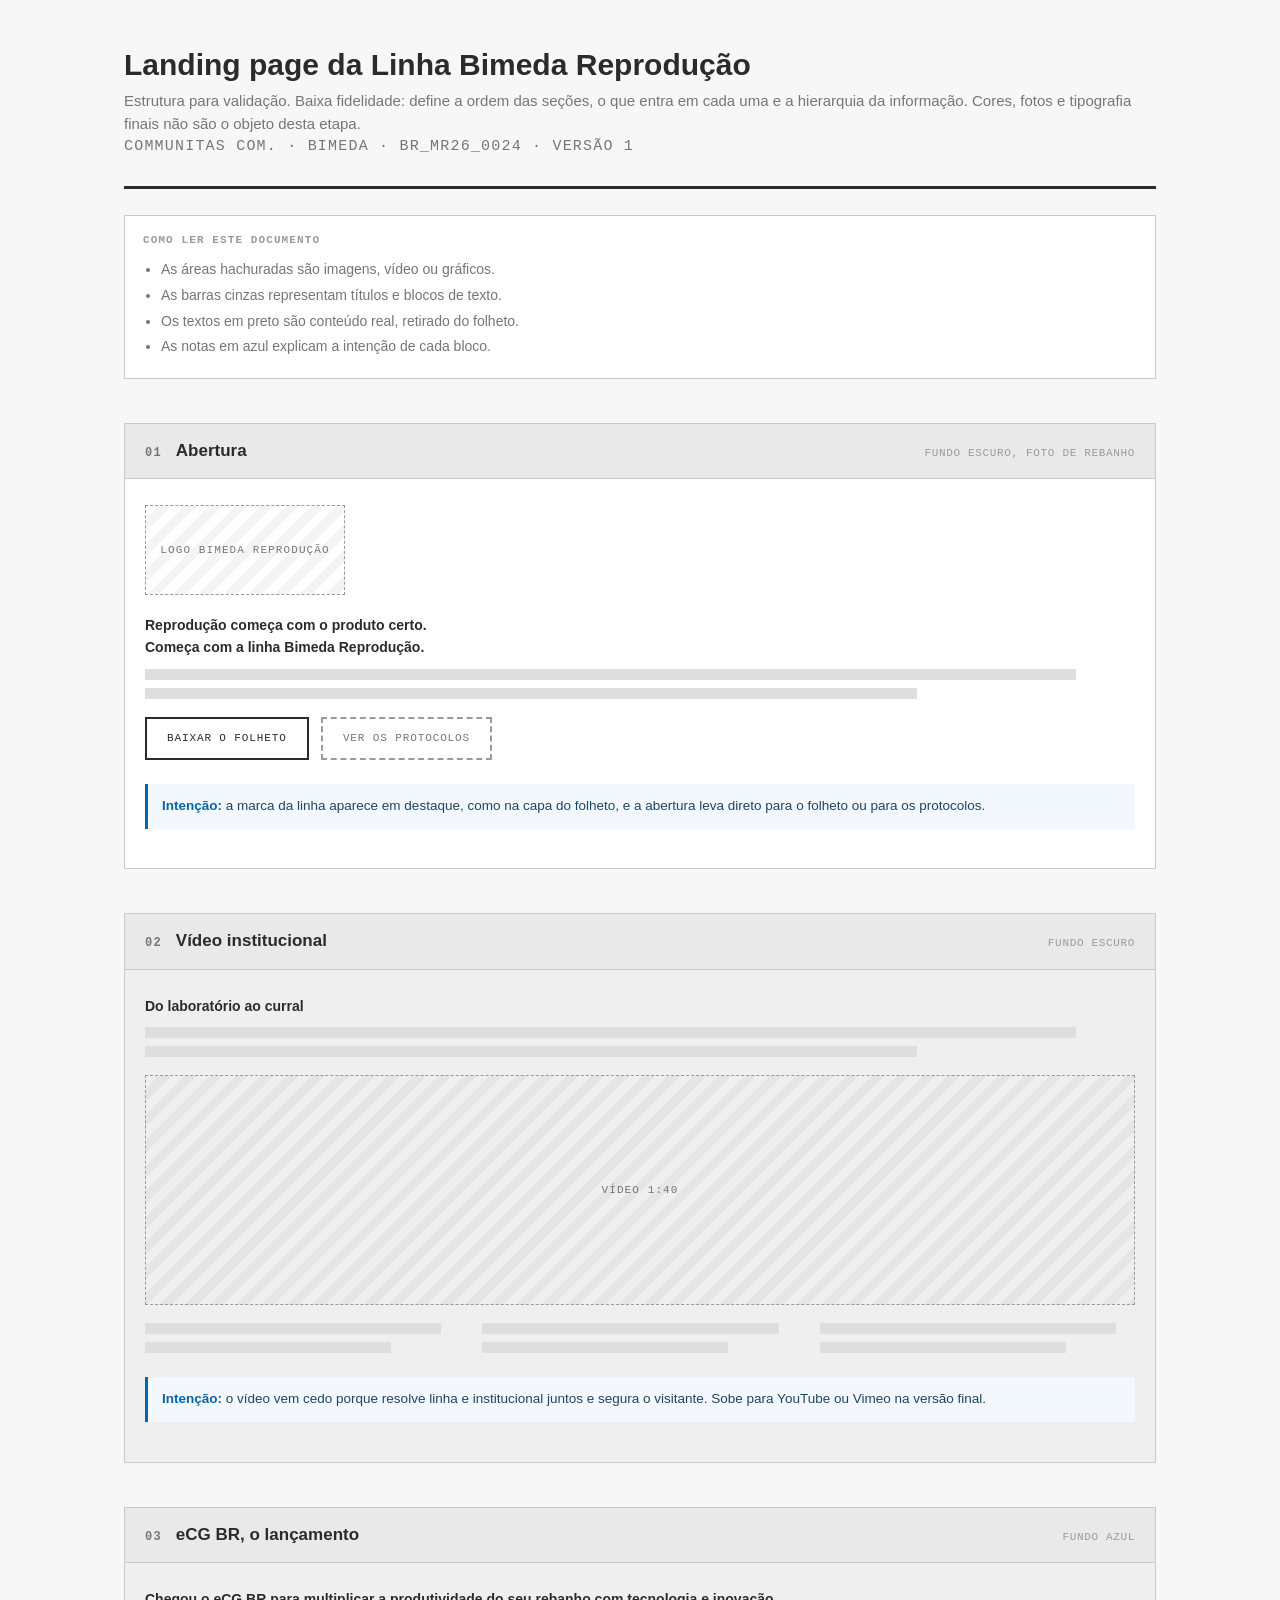
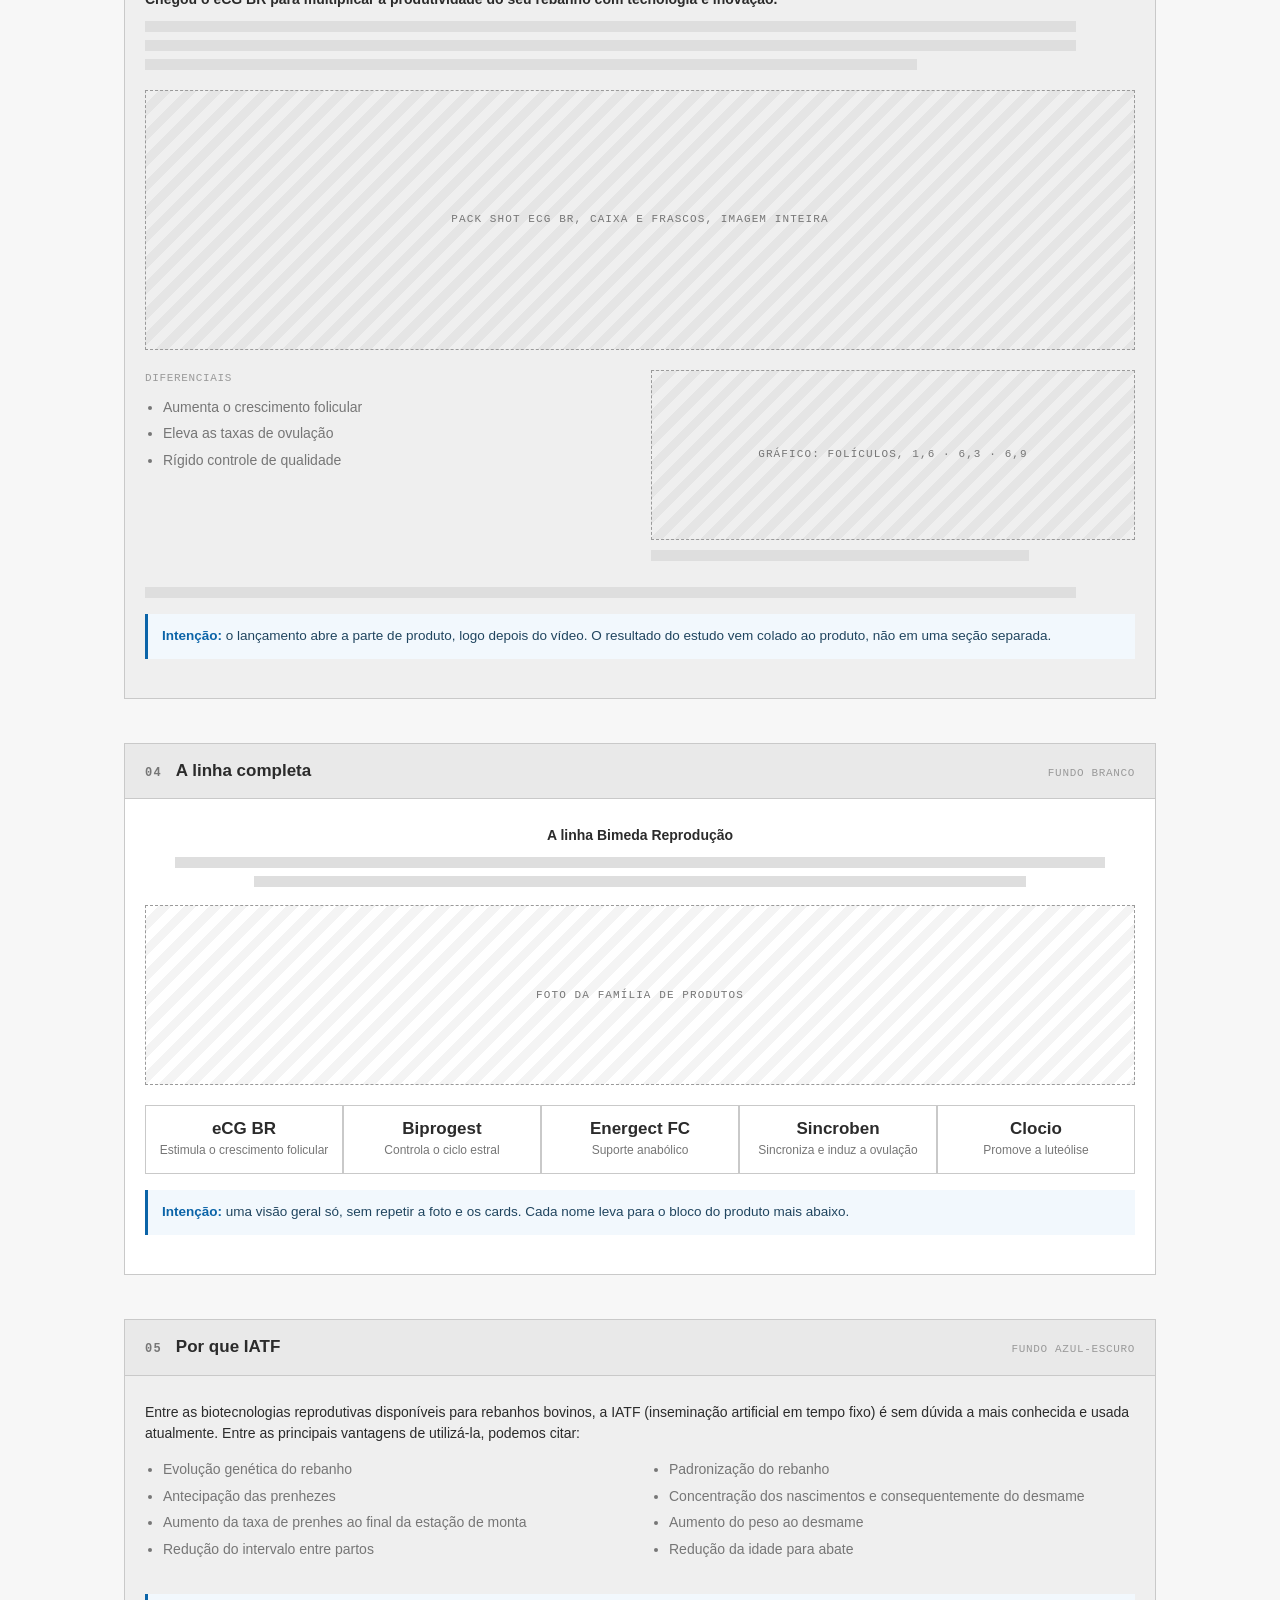
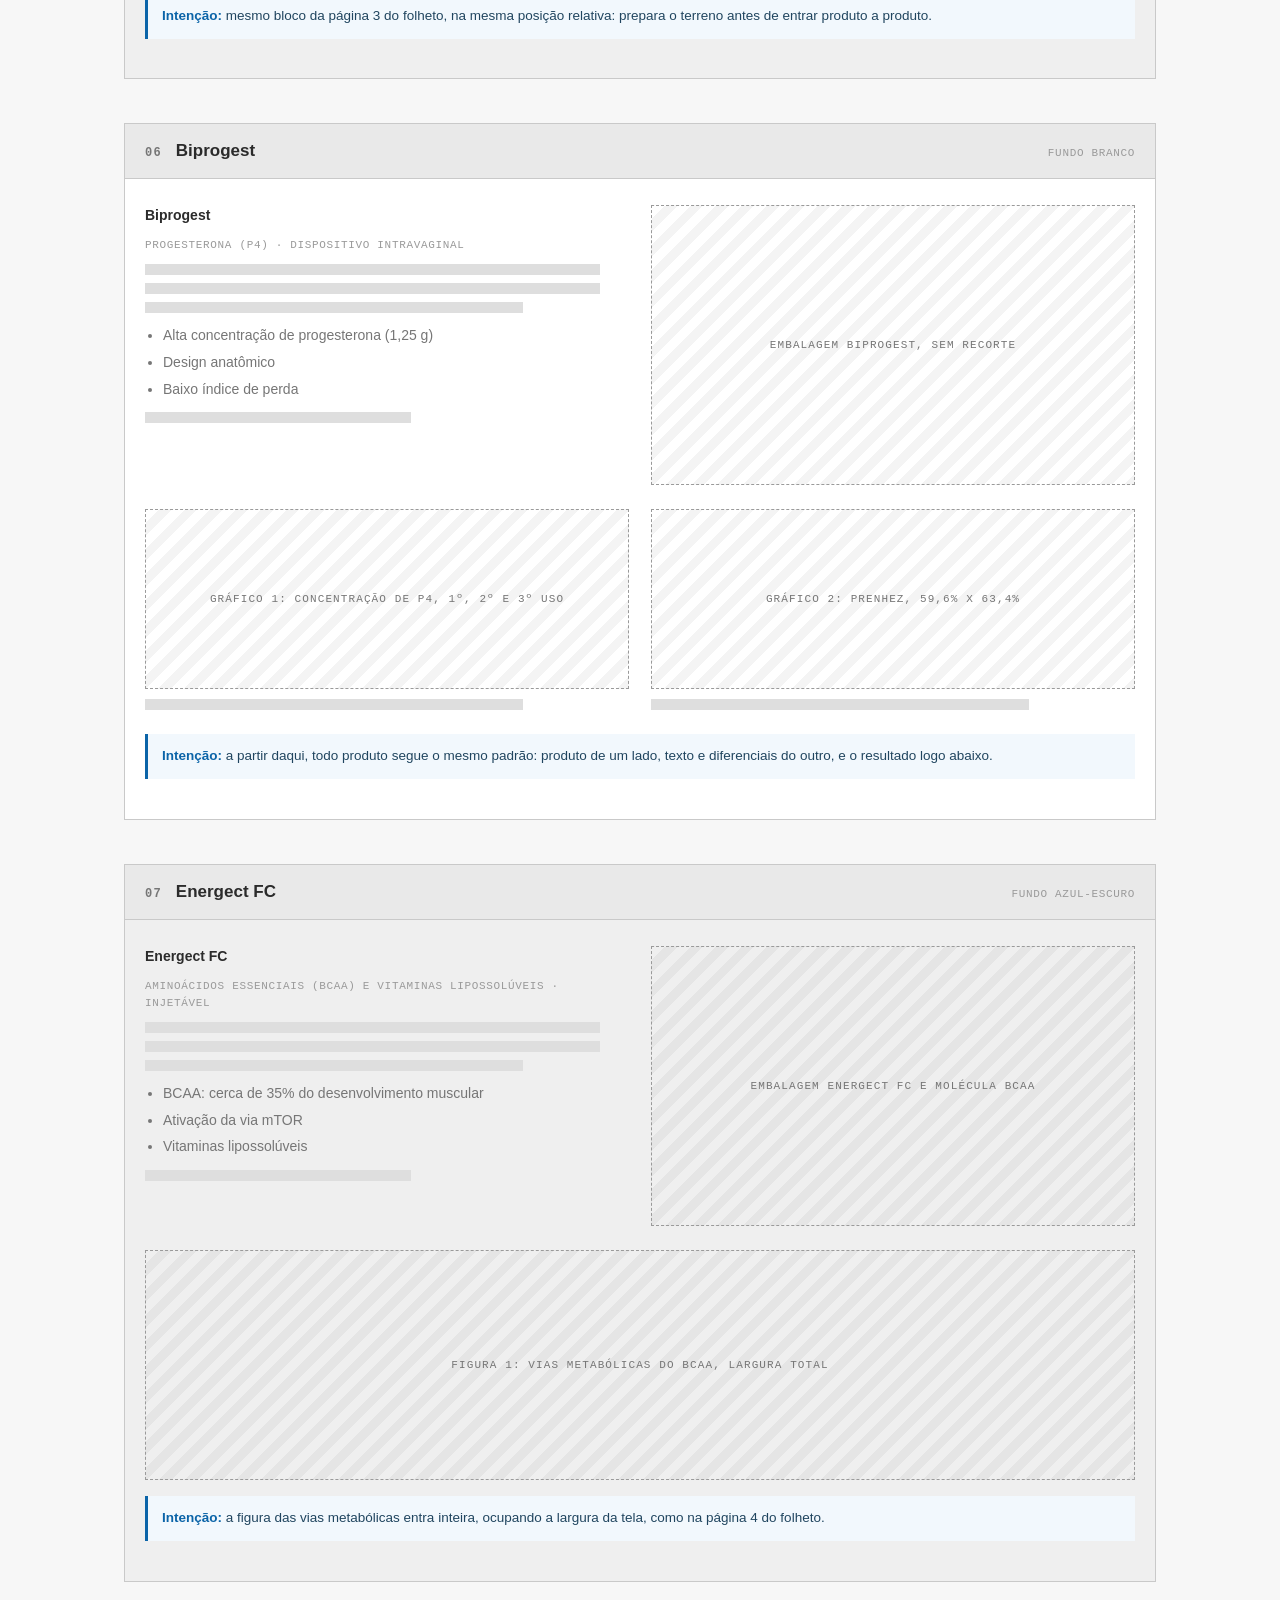
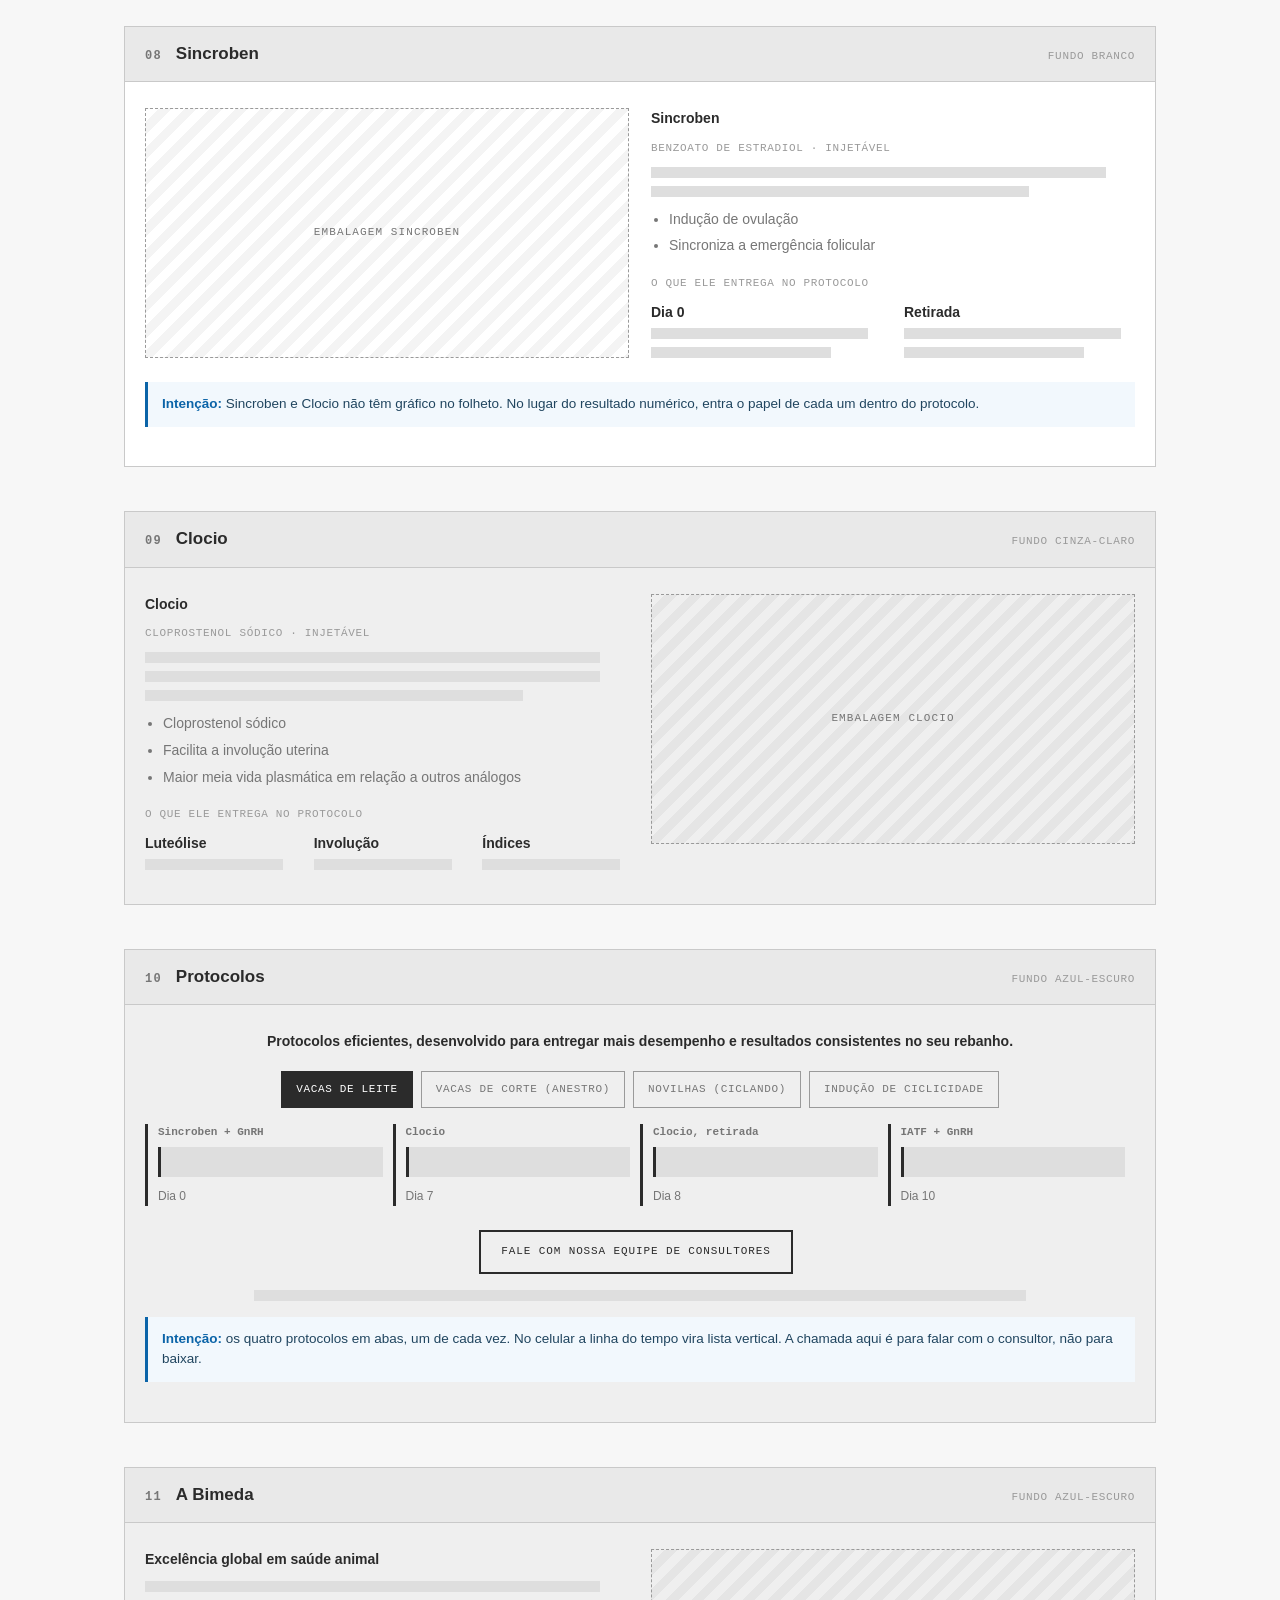
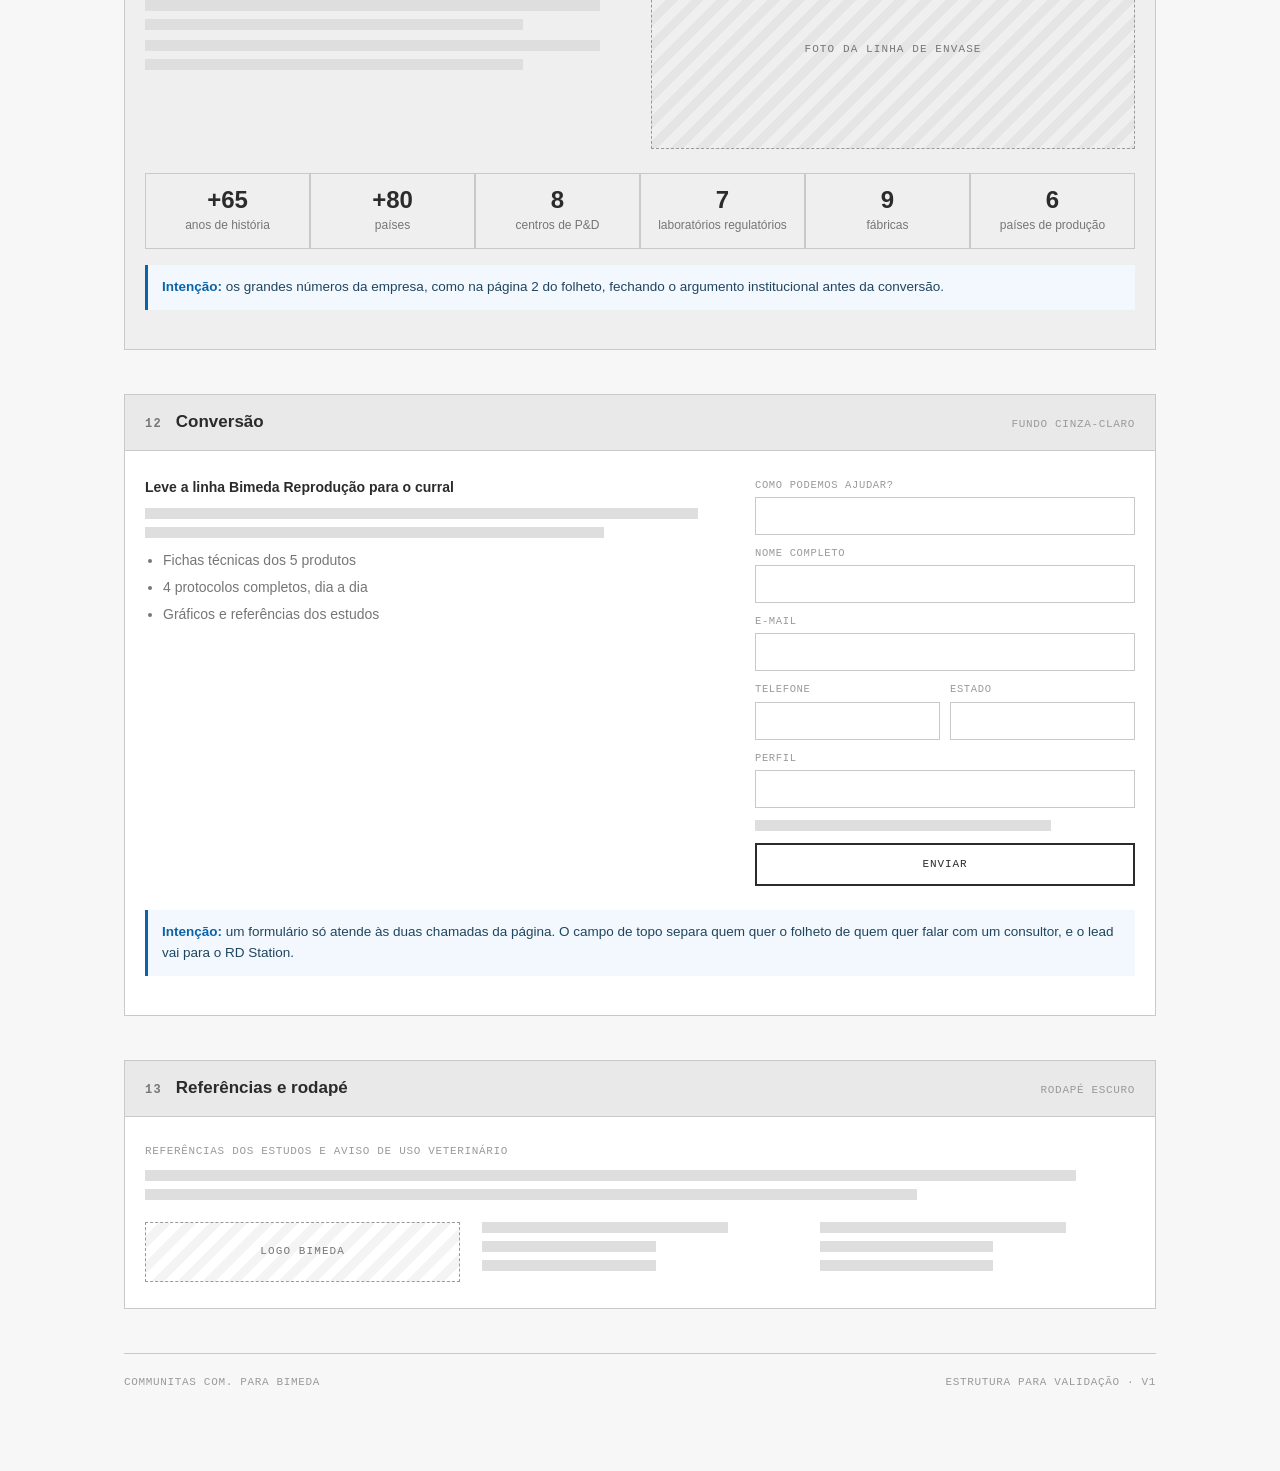
<file: wireframe/index.html>
<!DOCTYPE html>
<html lang="pt-BR">
<head>
<meta charset="utf-8">
<meta name="viewport" content="width=device-width, initial-scale=1">
<meta name="robots" content="noindex, nofollow">
<title>Estrutura da LP | Linha Bimeda Reprodução</title>
<style>
:root{
  --ink:#2b2b2b; --mid:#767676; --soft:#9a9a9a;
  --line:#c9c9c9; --fill:#e9e9e9; --fill2:#dedede; --page:#f7f7f7;
  --note:#0b64a8;
  --mono:ui-monospace,SFMono-Regular,Menlo,Consolas,monospace;
  --sans:-apple-system,BlinkMacSystemFont,'Segoe UI',Roboto,Helvetica,Arial,sans-serif;
}
*,*::before,*::after{box-sizing:border-box}
body{margin:0;background:var(--page);color:var(--ink);font:15px/1.55 var(--sans)}
.page{max-width:1080px;margin:0 auto;padding:0 24px 80px}

/* cabeçalho do documento */
.doc-head{padding:48px 0 28px;border-bottom:3px solid var(--ink)}
.doc-head h1{margin:0 0 6px;font-size:30px;line-height:1.15}
.doc-head p{margin:0;color:var(--mid);font-size:15px}
.doc-meta{margin-top:18px;font-family:var(--mono);font-size:12px;color:var(--soft);text-transform:uppercase;letter-spacing:.08em}

.legenda{margin:26px 0 0;padding:16px 18px;border:1px solid var(--line);background:#fff}
.legenda b{display:block;font-family:var(--mono);font-size:11px;letter-spacing:.1em;text-transform:uppercase;color:var(--soft);margin-bottom:10px}
.legenda ul{margin:0;padding-left:18px;color:var(--mid);font-size:14px}
.legenda li{margin-bottom:4px}

/* seções */
.sec{margin-top:44px;border:1px solid var(--line);background:#fff}
.sec-bar{display:flex;align-items:baseline;gap:14px;padding:14px 20px;border-bottom:1px solid var(--line);background:var(--fill)}
.sec-n{font-family:var(--mono);font-size:12px;font-weight:700;letter-spacing:.1em;color:var(--mid)}
.sec-t{font-size:17px;font-weight:700}
.sec-tone{margin-left:auto;font-family:var(--mono);font-size:11px;letter-spacing:.06em;color:var(--soft);text-transform:uppercase}
.sec-body{padding:26px 20px}
.sec.dark .sec-body{background:#efefef}

/* blocos genéricos */
.ph{border:1px dashed var(--soft);background:repeating-linear-gradient(135deg,transparent,transparent 9px,rgba(0,0,0,.045) 9px,rgba(0,0,0,.045) 18px);
    display:flex;align-items:center;justify-content:center;text-align:center;
    font-family:var(--mono);font-size:11px;letter-spacing:.1em;text-transform:uppercase;color:var(--mid);padding:12px}
.txt{background:var(--fill2);height:11px;margin-bottom:8px}
.txt.s{width:55%} .txt.m{width:78%} .txt.l{width:94%}
.h-line{background:var(--soft);height:20px;margin-bottom:12px}
.h-line.xl{height:30px;width:86%} .h-line.lg{height:24px;width:70%} .h-line.md{height:18px;width:52%}
.btn{display:inline-flex;align-items:center;justify-content:center;border:2px solid var(--ink);padding:11px 20px;
     font-family:var(--mono);font-size:11px;letter-spacing:.08em;text-transform:uppercase;margin:0 8px 8px 0}
.btn.ghost{border-style:dashed;color:var(--mid);border-color:var(--soft)}
.cap{font-family:var(--mono);font-size:11px;letter-spacing:.06em;text-transform:uppercase;color:var(--soft);margin:0 0 10px}
.real{font-size:14px;color:var(--ink);margin:0 0 10px}
.real b{font-weight:700}
.list{margin:0 0 12px;padding-left:18px;color:var(--mid);font-size:14px}
.list li{margin-bottom:5px}

.row{display:grid;gap:22px}
.row-2{grid-template-columns:1fr 1fr}
.row-3{grid-template-columns:repeat(3,1fr)}
.row-4{grid-template-columns:repeat(4,1fr)}
.row-5{grid-template-columns:repeat(5,1fr)}
.row-6{grid-template-columns:repeat(6,1fr)}
.row-side{grid-template-columns:1fr 1fr;align-items:start}
.row-form{grid-template-columns:1fr 380px;align-items:start}

.num{border:1px solid var(--line);padding:14px 10px;text-align:center}
.num b{display:block;font-size:24px;line-height:1}
.num span{display:block;margin-top:6px;font-size:12px;color:var(--mid);line-height:1.3}

.nota{margin-top:16px;padding:12px 14px;border-left:3px solid var(--note);background:#f2f8fd;font-size:13.5px;color:#20455f}
.nota b{color:var(--note)}

.tabs{display:flex;gap:8px;flex-wrap:wrap;margin-bottom:16px}
.tab{border:1px solid var(--soft);padding:9px 14px;font-family:var(--mono);font-size:11px;text-transform:uppercase;letter-spacing:.06em;color:var(--mid)}
.tab.on{background:var(--ink);color:#fff;border-color:var(--ink)}
.tl{display:grid;grid-template-columns:repeat(4,1fr);gap:0;margin-top:6px}
.tl div{border-left:3px solid var(--ink);padding:0 10px 0 10px}
.tl b{display:block;font-family:var(--mono);font-size:11px;color:var(--mid);margin-bottom:6px}
.tl .bar{height:30px;background:var(--fill2);margin-bottom:6px}
.tl span{font-size:12px;color:var(--mid)}

.field{border:1px solid var(--line);height:38px;margin-bottom:10px;background:#fff}
.field.lbl{border:0;height:auto;font-family:var(--mono);font-size:10.5px;letter-spacing:.06em;text-transform:uppercase;color:var(--soft);margin-bottom:4px}

.foot{margin-top:44px;padding-top:20px;border-top:1px solid var(--line);font-family:var(--mono);font-size:11px;letter-spacing:.06em;color:var(--soft);text-transform:uppercase;display:flex;justify-content:space-between;gap:16px;flex-wrap:wrap}

@media (max-width:820px){
  .row-2,.row-3,.row-4,.row-5,.row-6,.row-side,.row-form{grid-template-columns:1fr}
  .tl{grid-template-columns:1fr;gap:14px}
}
@media print{
  body{background:#fff}
  .sec{break-inside:avoid;page-break-inside:avoid}
}
</style>
</head>
<body>
<div class="page">

  <header class="doc-head">
    <h1>Landing page da Linha Bimeda Reprodução</h1>
    <p>Estrutura para validação. Baixa fidelidade: define a ordem das seções, o que entra em cada uma e a
      hierarquia da informação. Cores, fotos e tipografia finais não são o objeto desta etapa.</p>
    <p class="doc-meta">Communitas Com. · Bimeda · BR_MR26_0024 · Versão 1</p>
  </header>

  <div class="legenda">
    <b>Como ler este documento</b>
    <ul>
      <li>As áreas hachuradas são imagens, vídeo ou gráficos.</li>
      <li>As barras cinzas representam títulos e blocos de texto.</li>
      <li>Os textos em preto são conteúdo real, retirado do folheto.</li>
      <li>As notas em azul explicam a intenção de cada bloco.</li>
    </ul>
  </div>

  <!-- 01 -->
  <section class="sec">
    <div class="sec-bar"><span class="sec-n">01</span><span class="sec-t">Abertura</span><span class="sec-tone">Fundo escuro, foto de rebanho</span></div>
    <div class="sec-body">
      <div class="ph" style="height:90px;width:200px;margin-bottom:20px">Logo Bimeda Reprodução</div>
      <p class="real"><b>Reprodução começa com o produto certo.<br>Começa com a linha Bimeda Reprodução.</b></p>
      <div class="txt l"></div><div class="txt m"></div>
      <div style="margin-top:18px">
        <span class="btn">Baixar o folheto</span>
        <span class="btn ghost">Ver os protocolos</span>
      </div>
      <p class="nota"><b>Intenção:</b> a marca da linha aparece em destaque, como na capa do folheto, e a
        abertura leva direto para o folheto ou para os protocolos.</p>
    </div>
  </section>

  <!-- 02 -->
  <section class="sec dark">
    <div class="sec-bar"><span class="sec-n">02</span><span class="sec-t">Vídeo institucional</span><span class="sec-tone">Fundo escuro</span></div>
    <div class="sec-body">
      <p class="real"><b>Do laboratório ao curral</b></p>
      <div class="txt l"></div><div class="txt m"></div>
      <div class="ph" style="height:230px;margin:18px 0">Vídeo 1:40</div>
      <div class="row row-3">
        <div><div class="txt l"></div><div class="txt m"></div></div>
        <div><div class="txt l"></div><div class="txt m"></div></div>
        <div><div class="txt l"></div><div class="txt m"></div></div>
      </div>
      <p class="nota"><b>Intenção:</b> o vídeo vem cedo porque resolve linha e institucional juntos e segura
        o visitante. Sobe para YouTube ou Vimeo na versão final.</p>
    </div>
  </section>

  <!-- 03 -->
  <section class="sec dark">
    <div class="sec-bar"><span class="sec-n">03</span><span class="sec-t">eCG BR, o lançamento</span><span class="sec-tone">Fundo azul</span></div>
    <div class="sec-body">
      <p class="real"><b>Chegou o eCG BR para multiplicar a produtividade do seu rebanho com tecnologia e
        inovação.</b></p>
      <div class="txt l"></div><div class="txt l"></div><div class="txt m"></div>
      <div class="ph" style="height:260px;margin:20px 0">Pack shot eCG BR, caixa e frascos, imagem inteira</div>
      <div class="row row-side">
        <div>
          <p class="cap">Diferenciais</p>
          <ul class="list">
            <li>Aumenta o crescimento folicular</li>
            <li>Eleva as taxas de ovulação</li>
            <li>Rígido controle de qualidade</li>
          </ul>
        </div>
        <div>
          <div class="ph" style="height:170px">Gráfico: folículos, 1,6 · 6,3 · 6,9</div>
          <div class="txt m" style="margin-top:10px"></div>
        </div>
      </div>
      <div class="txt l" style="margin-top:18px"></div>
      <p class="nota"><b>Intenção:</b> o lançamento abre a parte de produto, logo depois do vídeo. O resultado
        do estudo vem colado ao produto, não em uma seção separada.</p>
    </div>
  </section>

  <!-- 04 -->
  <section class="sec">
    <div class="sec-bar"><span class="sec-n">04</span><span class="sec-t">A linha completa</span><span class="sec-tone">Fundo branco</span></div>
    <div class="sec-body">
      <p class="real" style="text-align:center"><b>A linha Bimeda Reprodução</b></p>
      <div class="txt l" style="margin:0 auto 8px"></div><div class="txt m" style="margin:0 auto 18px"></div>
      <div class="ph" style="height:180px">Foto da família de produtos</div>
      <div class="row row-5" style="margin-top:20px;gap:0">
        <div class="num"><b style="font-size:17px">eCG BR</b><span>Estimula o crescimento folicular</span></div>
        <div class="num"><b style="font-size:17px">Biprogest</b><span>Controla o ciclo estral</span></div>
        <div class="num"><b style="font-size:17px">Energect FC</b><span>Suporte anabólico</span></div>
        <div class="num"><b style="font-size:17px">Sincroben</b><span>Sincroniza e induz a ovulação</span></div>
        <div class="num"><b style="font-size:17px">Clocio</b><span>Promove a luteólise</span></div>
      </div>
      <p class="nota"><b>Intenção:</b> uma visão geral só, sem repetir a foto e os cards. Cada nome leva para
        o bloco do produto mais abaixo.</p>
    </div>
  </section>

  <!-- 05 -->
  <section class="sec dark">
    <div class="sec-bar"><span class="sec-n">05</span><span class="sec-t">Por que IATF</span><span class="sec-tone">Fundo azul-escuro</span></div>
    <div class="sec-body">
      <p class="real">Entre as biotecnologias reprodutivas disponíveis para rebanhos bovinos, a IATF
        (inseminação artificial em tempo fixo) é sem dúvida a mais conhecida e usada atualmente. Entre as
        principais vantagens de utilizá-la, podemos citar:</p>
      <div class="row row-2" style="margin-top:14px">
        <ul class="list">
          <li>Evolução genética do rebanho</li>
          <li>Antecipação das prenhezes</li>
          <li>Aumento da taxa de prenhes ao final da estação de monta</li>
          <li>Redução do intervalo entre partos</li>
        </ul>
        <ul class="list">
          <li>Padronização do rebanho</li>
          <li>Concentração dos nascimentos e consequentemente do desmame</li>
          <li>Aumento do peso ao desmame</li>
          <li>Redução da idade para abate</li>
        </ul>
      </div>
      <p class="nota"><b>Intenção:</b> mesmo bloco da página 3 do folheto, na mesma posição relativa: prepara
        o terreno antes de entrar produto a produto.</p>
    </div>
  </section>

  <!-- 06 -->
  <section class="sec">
    <div class="sec-bar"><span class="sec-n">06</span><span class="sec-t">Biprogest</span><span class="sec-tone">Fundo branco</span></div>
    <div class="sec-body">
      <div class="row row-side">
        <div>
          <p class="real"><b>Biprogest</b></p>
          <p class="cap">Progesterona (P4) · Dispositivo intravaginal</p>
          <div class="txt l"></div><div class="txt l"></div><div class="txt m"></div>
          <ul class="list" style="margin-top:12px">
            <li>Alta concentração de progesterona (1,25 g)</li>
            <li>Design anatômico</li>
            <li>Baixo índice de perda</li>
          </ul>
          <div class="txt s"></div>
        </div>
        <div class="ph" style="height:280px">Embalagem Biprogest, sem recorte</div>
      </div>
      <div class="row row-2" style="margin-top:24px">
        <div><div class="ph" style="height:180px">Gráfico 1: concentração de P4, 1º, 2º e 3º uso</div><div class="txt m" style="margin-top:10px"></div></div>
        <div><div class="ph" style="height:180px">Gráfico 2: prenhez, 59,6% x 63,4%</div><div class="txt m" style="margin-top:10px"></div></div>
      </div>
      <p class="nota"><b>Intenção:</b> a partir daqui, todo produto segue o mesmo padrão: produto de um lado,
        texto e diferenciais do outro, e o resultado logo abaixo.</p>
    </div>
  </section>

  <!-- 07 -->
  <section class="sec dark">
    <div class="sec-bar"><span class="sec-n">07</span><span class="sec-t">Energect FC</span><span class="sec-tone">Fundo azul-escuro</span></div>
    <div class="sec-body">
      <div class="row row-side">
        <div>
          <p class="real"><b>Energect FC</b></p>
          <p class="cap">Aminoácidos essenciais (BCAA) e vitaminas lipossolúveis · Injetável</p>
          <div class="txt l"></div><div class="txt l"></div><div class="txt m"></div>
          <ul class="list" style="margin-top:12px">
            <li>BCAA: cerca de 35% do desenvolvimento muscular</li>
            <li>Ativação da via mTOR</li>
            <li>Vitaminas lipossolúveis</li>
          </ul>
          <div class="txt s"></div>
        </div>
        <div class="ph" style="height:280px">Embalagem Energect FC e molécula BCAA</div>
      </div>
      <div class="ph" style="height:230px;margin-top:24px">Figura 1: vias metabólicas do BCAA, largura total</div>
      <p class="nota"><b>Intenção:</b> a figura das vias metabólicas entra inteira, ocupando a largura da
        tela, como na página 4 do folheto.</p>
    </div>
  </section>

  <!-- 08 -->
  <section class="sec">
    <div class="sec-bar"><span class="sec-n">08</span><span class="sec-t">Sincroben</span><span class="sec-tone">Fundo branco</span></div>
    <div class="sec-body">
      <div class="row row-side">
        <div class="ph" style="height:250px">Embalagem Sincroben</div>
        <div>
          <p class="real"><b>Sincroben</b></p>
          <p class="cap">Benzoato de estradiol · Injetável</p>
          <div class="txt l"></div><div class="txt m"></div>
          <ul class="list" style="margin-top:12px">
            <li>Indução de ovulação</li>
            <li>Sincroniza a emergência folicular</li>
          </ul>
          <p class="cap" style="margin-top:18px">O que ele entrega no protocolo</p>
          <div class="row row-2">
            <div><p class="real" style="margin-bottom:4px"><b>Dia 0</b></p><div class="txt l"></div><div class="txt m"></div></div>
            <div><p class="real" style="margin-bottom:4px"><b>Retirada</b></p><div class="txt l"></div><div class="txt m"></div></div>
          </div>
        </div>
      </div>
      <p class="nota"><b>Intenção:</b> Sincroben e Clocio não têm gráfico no folheto. No lugar do resultado
        numérico, entra o papel de cada um dentro do protocolo.</p>
    </div>
  </section>

  <!-- 09 -->
  <section class="sec dark">
    <div class="sec-bar"><span class="sec-n">09</span><span class="sec-t">Clocio</span><span class="sec-tone">Fundo cinza-claro</span></div>
    <div class="sec-body">
      <div class="row row-side">
        <div>
          <p class="real"><b>Clocio</b></p>
          <p class="cap">Cloprostenol sódico · Injetável</p>
          <div class="txt l"></div><div class="txt l"></div><div class="txt m"></div>
          <ul class="list" style="margin-top:12px">
            <li>Cloprostenol sódico</li>
            <li>Facilita a involução uterina</li>
            <li>Maior meia vida plasmática em relação a outros análogos</li>
          </ul>
          <p class="cap" style="margin-top:18px">O que ele entrega no protocolo</p>
          <div class="row row-3">
            <div><p class="real" style="margin-bottom:4px"><b>Luteólise</b></p><div class="txt l"></div></div>
            <div><p class="real" style="margin-bottom:4px"><b>Involução</b></p><div class="txt l"></div></div>
            <div><p class="real" style="margin-bottom:4px"><b>Índices</b></p><div class="txt l"></div></div>
          </div>
        </div>
        <div class="ph" style="height:250px">Embalagem Clocio</div>
      </div>
    </div>
  </section>

  <!-- 10 -->
  <section class="sec dark">
    <div class="sec-bar"><span class="sec-n">10</span><span class="sec-t">Protocolos</span><span class="sec-tone">Fundo azul-escuro</span></div>
    <div class="sec-body">
      <p class="real" style="text-align:center"><b>Protocolos eficientes, desenvolvido para entregar mais
        desempenho e resultados consistentes no seu rebanho.</b></p>
      <div class="tabs" style="margin-top:18px;justify-content:center">
        <span class="tab on">Vacas de leite</span>
        <span class="tab">Vacas de corte (anestro)</span>
        <span class="tab">Novilhas (ciclando)</span>
        <span class="tab">Indução de ciclicidade</span>
      </div>
      <div class="tl">
        <div><b>Sincroben + GnRH</b><div class="bar"></div><span>Dia 0</span></div>
        <div><b>Clocio</b><div class="bar"></div><span>Dia 7</span></div>
        <div><b>Clocio, retirada</b><div class="bar"></div><span>Dia 8</span></div>
        <div><b>IATF + GnRH</b><div class="bar"></div><span>Dia 10</span></div>
      </div>
      <div style="text-align:center;margin-top:24px">
        <span class="btn">Fale com nossa equipe de consultores</span>
        <div class="txt m" style="margin:8px auto 0"></div>
      </div>
      <p class="nota"><b>Intenção:</b> os quatro protocolos em abas, um de cada vez. No celular a linha do
        tempo vira lista vertical. A chamada aqui é para falar com o consultor, não para baixar.</p>
    </div>
  </section>

  <!-- 11 -->
  <section class="sec dark">
    <div class="sec-bar"><span class="sec-n">11</span><span class="sec-t">A Bimeda</span><span class="sec-tone">Fundo azul-escuro</span></div>
    <div class="sec-body">
      <div class="row row-side">
        <div>
          <p class="real"><b>Excelência global em saúde animal</b></p>
          <div class="txt l"></div><div class="txt l"></div><div class="txt m"></div>
          <div class="txt l" style="margin-top:10px"></div><div class="txt m"></div>
        </div>
        <div class="ph" style="height:200px">Foto da linha de envase</div>
      </div>
      <div class="row row-6" style="margin-top:24px;gap:0">
        <div class="num"><b>+65</b><span>anos de história</span></div>
        <div class="num"><b>+80</b><span>países</span></div>
        <div class="num"><b>8</b><span>centros de P&amp;D</span></div>
        <div class="num"><b>7</b><span>laboratórios regulatórios</span></div>
        <div class="num"><b>9</b><span>fábricas</span></div>
        <div class="num"><b>6</b><span>países de produção</span></div>
      </div>
      <p class="nota"><b>Intenção:</b> os grandes números da empresa, como na página 2 do folheto, fechando o
        argumento institucional antes da conversão.</p>
    </div>
  </section>

  <!-- 12 -->
  <section class="sec">
    <div class="sec-bar"><span class="sec-n">12</span><span class="sec-t">Conversão</span><span class="sec-tone">Fundo cinza-claro</span></div>
    <div class="sec-body">
      <div class="row row-form">
        <div>
          <p class="real"><b>Leve a linha Bimeda Reprodução para o curral</b></p>
          <div class="txt l"></div><div class="txt m"></div>
          <ul class="list" style="margin-top:12px">
            <li>Fichas técnicas dos 5 produtos</li>
            <li>4 protocolos completos, dia a dia</li>
            <li>Gráficos e referências dos estudos</li>
          </ul>
        </div>
        <div>
          <div class="field lbl">Como podemos ajudar?</div><div class="field"></div>
          <div class="field lbl">Nome completo</div><div class="field"></div>
          <div class="field lbl">E-mail</div><div class="field"></div>
          <div class="row row-2" style="gap:10px">
            <div><div class="field lbl">Telefone</div><div class="field"></div></div>
            <div><div class="field lbl">Estado</div><div class="field"></div></div>
          </div>
          <div class="field lbl">Perfil</div><div class="field"></div>
          <div class="txt m" style="margin:12px 0"></div>
          <span class="btn" style="width:100%">Enviar</span>
        </div>
      </div>
      <p class="nota"><b>Intenção:</b> um formulário só atende às duas chamadas da página. O campo de topo
        separa quem quer o folheto de quem quer falar com um consultor, e o lead vai para o RD Station.</p>
    </div>
  </section>

  <!-- 13 -->
  <section class="sec">
    <div class="sec-bar"><span class="sec-n">13</span><span class="sec-t">Referências e rodapé</span><span class="sec-tone">Rodapé escuro</span></div>
    <div class="sec-body">
      <p class="cap">Referências dos estudos e aviso de uso veterinário</p>
      <div class="txt l"></div><div class="txt m"></div>
      <div class="row row-3" style="margin-top:22px">
        <div class="ph" style="height:60px">Logo Bimeda</div>
        <div><div class="txt m"></div><div class="txt s"></div><div class="txt s"></div></div>
        <div><div class="txt m"></div><div class="txt s"></div><div class="txt s"></div></div>
      </div>
    </div>
  </section>

  <div class="foot">
    <span>Communitas Com. para Bimeda</span>
    <span>Estrutura para validação · v1</span>
  </div>

</div>
</body>
</html>
</file>
<file: assets/css/style.css>
/* ==========================================================================
   Linha Bimeda Reprodução | Landing Page
   Protótipo · Communitas Com. para Bimeda
   Linguagem visual do folheto: faixas cheias, sem cards.
   ========================================================================== */

:root{
  --navy-900:#081A3A;
  --navy-800:#0E2A5C;
  --navy-700:#15376F;
  --blue-700:#1B5FA8;
  --blue-600:#2178C4;
  --blue-500:#3D95DA;
  --blue-400:#57A9E2;
  --blue-ecg:#0B5C93;
  --red:#D2232A;

  --ink:#16233A;
  --muted:#55657D;
  --line:#DCE4EE;
  --bg:#FFFFFF;
  --bg-soft:#F2F6FA;

  --wrap:1140px;
  --header-h:76px;

  /* um único tamanho de corpo em toda a página */
  --body:17px;
  --lh:1.62;

  --font:'Inter', -apple-system, BlinkMacSystemFont, 'Segoe UI', Roboto, sans-serif;
  --display:'Barlow Condensed', 'Inter', sans-serif;
}

*,*::before,*::after{box-sizing:border-box}
html{scroll-behavior:smooth; scroll-padding-top:calc(var(--header-h) + 8px); -webkit-text-size-adjust:100%}
body{
  margin:0; background:var(--bg); color:var(--ink);
  font-family:var(--font); font-size:var(--body); line-height:var(--lh);
  -webkit-font-smoothing:antialiased;
}
img,picture,video,svg{max-width:100%; display:block}
img{height:auto}
a{color:var(--blue-700); text-underline-offset:3px}
ul,ol{margin:0; padding:0}
h1,h2,h3{margin:0; line-height:1.08; font-weight:700}
p{margin:0 0 1em}
p:last-child{margin-bottom:0}

.wrap{width:100%; max-width:var(--wrap); margin-inline:auto; padding-inline:26px}

.skip-link{position:absolute; left:-9999px; top:0; z-index:200; background:var(--navy-800); color:#fff; padding:12px 20px}
.skip-link:focus{left:0}
:focus-visible{outline:3px solid var(--blue-500); outline-offset:3px}

/* ==========================================================================
   BOTÕES
   ========================================================================== */
.btn{
  display:inline-flex; align-items:center; justify-content:center;
  font:600 16px/1 var(--font); padding:17px 32px; border-radius:4px;
  border:2px solid transparent; text-decoration:none; cursor:pointer;
  transition:background-color .18s ease, border-color .18s ease, color .18s ease;
}
.btn-primary{background:var(--red); color:#fff}
.btn-primary:hover{background:#B01B21}
.btn-ghost{border-color:rgba(255,255,255,.6); color:#fff}
.btn-ghost:hover{background:#fff; color:var(--navy-800); border-color:#fff}
.btn-sm{padding:12px 22px; font-size:15px}
.btn-block{width:100%}

/* ==========================================================================
   HEADER
   ========================================================================== */
.site-header{
  position:fixed; inset:0 0 auto 0; z-index:100; height:var(--header-h);
  display:flex; align-items:center; transition:background-color .3s ease;
}
.site-header.is-stuck{background:var(--navy-900)}
.header-inner{display:flex; align-items:center; gap:28px}
.brand{flex:none; display:block}
.brand img{width:58px; height:auto}
.nav{margin-left:auto}
.nav ul{display:flex; gap:30px; list-style:none}
.nav a{color:rgba(255,255,255,.88); text-decoration:none; font-size:15.5px; font-weight:500}
.nav a:hover{color:#fff; text-decoration:underline}
.header-cta{flex:none}

.nav-toggle{display:none; flex-direction:column; gap:5px; background:none; border:0; padding:10px; cursor:pointer}
.nav-toggle span{display:block; width:24px; height:2px; background:#fff}
.nav-toggle[aria-expanded="true"] span:nth-child(1){transform:translateY(7px) rotate(45deg)}
.nav-toggle[aria-expanded="true"] span:nth-child(2){opacity:0}
.nav-toggle[aria-expanded="true"] span:nth-child(3){transform:translateY(-7px) rotate(-45deg)}
.nav-mobile{
  position:fixed; top:var(--header-h); left:0; right:0; z-index:99;
  background:var(--navy-900); padding:8px 26px 26px;
}
.nav-mobile ul{list-style:none}
.nav-mobile a{display:block; padding:15px 0; color:#fff; text-decoration:none; font-size:18px; font-weight:500; border-bottom:1px solid rgba(255,255,255,.14)}
.nav-mobile .mob-cta{margin-top:18px; border:0; background:var(--red); text-align:center; font-weight:600; border-radius:4px}

/* ==========================================================================
   HERO
   ========================================================================== */
.hero{position:relative; display:flex; flex-direction:column; justify-content:flex-end; isolation:isolate}
.hero-bg{position:absolute; inset:0; z-index:-2}
.hero-bg img{width:100%; height:100%; object-fit:cover; object-position:62% 28%}
.hero::before{
  content:''; position:absolute; inset:0; z-index:-1;
  background:
    linear-gradient(180deg, rgba(8,26,58,.88) 0%, rgba(8,26,58,.42) 32%, rgba(8,26,58,.8) 76%, rgba(8,26,58,.97) 100%),
    linear-gradient(90deg, rgba(8,26,58,.88) 0%, rgba(8,26,58,.15) 68%);
}
.hero-inner{padding-top:calc(var(--header-h) + 74px); padding-bottom:60px; max-width:860px}
.hero-logo{width:clamp(152px, 19.2vw, 232px); height:auto; margin-bottom:34px}
.hero h1{
  font-family:var(--display); font-weight:600; font-size:clamp(27px, 3.74vw, 46px);
  line-height:1.06; color:#fff; margin:0 0 22px;
}
.hero h1 em{font-style:normal; color:var(--blue-400); font-weight:700}
.hero-lead{color:rgba(255,255,255,.9); max-width:640px; margin-bottom:34px}
.hero-actions{display:flex; flex-wrap:wrap; gap:14px}

.hero-in{animation:heroIn .8s cubic-bezier(.22,.8,.3,1) both}
.hero-in:nth-child(2){animation-delay:.06s}
.hero-in:nth-child(3){animation-delay:.12s}
.hero-in:nth-child(4){animation-delay:.18s}
@keyframes heroIn{from{opacity:0; transform:translateY(18px)} to{opacity:1; transform:none}}

/* ==========================================================================
   FAIXAS
   ========================================================================== */
.band{padding-block:clamp(58px, 7vw, 92px)}
.band-soft{background:var(--bg-soft)}
.band-dark{background:var(--navy-900); color:#fff}
/* o bloco do video ganha faixa propria, para nao encostar no tom da abertura */
.band-video{
  background:linear-gradient(180deg, #0F3D80 0%, #0B2E63 100%); color:#fff;
  border-top:1px solid rgba(255,255,255,.14);
}
.band-video .lead{color:rgba(255,255,255,.8)}
.band-navy{background:var(--navy-800); color:#fff}

.head{max-width:820px; margin-bottom:46px}
.head-center{margin-inline:auto; text-align:center}
.band h2{font-family:var(--display); font-weight:600; font-size:clamp(26px, 3.4vw, 39px); line-height:1.04}
.head h2{margin-bottom:16px}
.lead{color:var(--muted)}
.band-dark .lead,.band-navy .lead{color:rgba(255,255,255,.8)}

/* listas com bolinha, como no folheto */
.dots{list-style:none; display:flex; flex-direction:column; gap:10px; margin:0 0 22px}
.dots li{position:relative; padding-left:26px; font-weight:700}
.dots li::before{
  content:''; position:absolute; left:0; top:.55em; width:9px; height:9px; border-radius:50%;
  background:var(--accent, var(--blue-600));
}
.dots-light li{color:#fff}
.dots-light li::before{background:var(--blue-400)}

.pack{color:var(--muted); font-size:15px; padding-top:14px; border-top:1px solid var(--line)}
.pack-light{color:rgba(255,255,255,.66); border-top-color:rgba(255,255,255,.22)}

/* figuras e gráficos, sem moldura */
.fig{margin:0}
/* todos os gráficos têm viewBox de 760 e param de crescer aí, para que o texto
   dentro deles renderize sempre no mesmo tamanho, de um gráfico para o outro */
.fig .chart{max-width:760px; margin-inline:auto}
.fig .chart svg{width:100%; height:auto}
.fig figcaption{margin-top:14px; font-size:13.5px; line-height:1.45; color:var(--muted)}
.fig figcaption strong{color:var(--ink); font-weight:700}
.fig-light figcaption{color:rgba(255,255,255,.62)}
.fig-light figcaption strong{color:#fff}
.legend{display:flex; gap:24px; list-style:none; margin-top:10px; justify-content:center; flex-wrap:wrap}
.legend li{display:flex; align-items:center; gap:8px; font-size:14px; color:var(--muted)}
.legend span{width:24px; height:3px}
.chart .bar{transition:y .9s cubic-bezier(.22,.8,.3,1), height .9s cubic-bezier(.22,.8,.3,1)}

/* ---------- vídeo ---------- */
.video-frame{background:#000; aspect-ratio:16/9}
.video-frame video{width:100%; height:100%; object-fit:cover}
.video-points{display:grid; grid-template-columns:repeat(3,1fr); gap:26px; list-style:none; margin-top:34px}
.video-points li{color:rgba(255,255,255,.74); font-size:15.5px; line-height:1.5; padding-top:18px; border-top:3px solid var(--blue-400)}
.video-points strong{display:block; color:#fff; font-size:17px; margin-bottom:3px}

/* ==========================================================================
   eCG BR
   ========================================================================== */
.ecg{
  background:linear-gradient(180deg, #0A5A8E 0%, #0078AF 38%, #0078AF 56%, #006B98 100%);
  color:#fff; padding-bottom:clamp(46px,6vw,70px);
}
.ecg-title{
  font-family:var(--display); font-weight:500; font-size:clamp(27px, 3.91vw, 46px); line-height:1.05;
  max-width:940px; margin-bottom:22px;
}
.ecg-title strong{font-weight:700}
.ecg-lead{max-width:940px; color:rgba(255,255,255,.9)}

.ecg-shot{margin:-10px auto 0; max-width:680px}
.ecg-shot img{width:100%; height:auto}
.dots-row{display:grid; grid-template-columns:repeat(3,1fr); gap:14px 40px; margin-bottom:38px}
.dots-row li{font-size:18px}
.ecg .pack{margin-top:30px}

/* ==========================================================================
   A LINHA
   ========================================================================== */
.lineup{margin-bottom:44px}
.lineup img{margin-inline:auto; max-height:340px; width:auto; object-fit:contain}
.index{
  list-style:none; display:grid; grid-template-columns:repeat(5,1fr);
  border-top:1px solid var(--line);
}
.index li + li{border-left:1px solid var(--line)}
.index a{display:block; padding:24px 18px; text-decoration:none; color:inherit; border-top:4px solid transparent; margin-top:-1px}
.index a:hover{border-top-color:var(--accent); background:var(--bg-soft)}
.index b{display:block; font-family:var(--display); font-size:30px; font-weight:600; color:var(--accent); line-height:1}
.index span{display:block; margin-top:8px; font-size:15px; color:var(--muted); line-height:1.4}

/* ==========================================================================
   IATF
   ========================================================================== */
.iatf-intro{max-width:1000px; margin-bottom:34px; color:rgba(255,255,255,.94)}
.iatf-cols{display:grid; grid-template-columns:1fr 1fr; gap:10px 56px}
.iatf-cols .dots{margin-bottom:0}
.iatf-cols .dots li{font-size:18px}

/* ==========================================================================
   PRODUTOS
   ========================================================================== */
.prod-top{display:grid; grid-template-columns:1fr 1fr; gap:64px; align-items:center}
.prod-copy h2{font-family:var(--display); font-size:clamp(34px,4.25vw,51px); font-weight:600; line-height:1; margin-bottom:6px; color:var(--accent)}
.prod-sub{font-size:15px; font-weight:600; letter-spacing:.02em; color:var(--muted); margin-bottom:20px}
.prod-copy > p{color:var(--muted); margin-bottom:20px}
.prod-shot{display:flex; justify-content:center; align-items:flex-end; gap:22px}
.prod-shot img{max-height:480px; width:auto; object-fit:contain}

.prod-dark{background:var(--navy-800); color:#fff}
.prod-dark .prod-copy h2{color:#fff}
.prod-dark .prod-sub{color:rgba(255,255,255,.6)}
.prod-dark .prod-copy > p{color:rgba(255,255,255,.82)}
.bcaa-mol{max-height:150px !important; align-self:center}

.figs{display:grid; gap:56px; margin-top:64px}
.fig-full{margin-top:56px}
.fig-full img{width:100%}
.fig-full figcaption{margin-top:16px; color:rgba(255,255,255,.6)}
.fig-full figcaption strong{color:#fff}

/* o que entrega no protocolo */
.entrega{margin-top:32px; padding-top:26px; border-top:3px solid var(--accent)}
.entrega h3{font-family:var(--display); font-size:26px; font-weight:600; margin-bottom:18px}
.entrega-row{display:grid; grid-template-columns:1fr 1fr; gap:28px}
.entrega-row-3{grid-template-columns:repeat(3,1fr); gap:22px}
.entrega-row b{
  display:block; font-family:var(--display); font-size:21px; font-weight:600;
  color:var(--accent); margin-bottom:6px;
}
.entrega-row p{font-size:15.5px; line-height:1.5; color:var(--muted); margin:0}

/* ==========================================================================
   PROTOCOLOS
   ========================================================================== */
.tablist{display:flex; flex-wrap:wrap; gap:6px; justify-content:center; margin-bottom:40px}
.tab{
  font:600 15px/1 var(--font); color:rgba(255,255,255,.76); background:transparent;
  border:1px solid rgba(255,255,255,.3); border-radius:3px; padding:13px 22px; cursor:pointer;
}
.tab span{font-weight:400; opacity:.7}
.tab:hover{background:rgba(255,255,255,.1); color:#fff}
.tab.is-active{background:#fff; color:var(--navy-800); border-color:#fff}

.tabpanel{background:rgba(255,255,255,.06); padding:clamp(24px,4vw,44px)}
.proto-title{font-family:var(--display); font-size:clamp(22px,2.72vw,31px); font-weight:600; color:#fff; margin-bottom:32px; text-align:center}
.proto-title em{font-style:normal; font-weight:400; color:rgba(255,255,255,.68)}

.timeline{list-style:none; display:grid; grid-template-columns:var(--cols)}
.tl-step{display:flex; flex-direction:column; padding-right:6px}
.tl-day{order:3; font-family:var(--display); font-size:22px; font-weight:600; color:#fff; margin-top:12px; padding-left:2px}
.tl-act{order:1; font-size:14.5px; font-weight:600; color:#fff; line-height:1.35; min-height:72px; display:flex; flex-direction:column; justify-content:flex-end; padding-bottom:12px}
.tl-act small{display:block; font-weight:400; font-size:12.5px; color:rgba(255,255,255,.62); margin-top:3px}
.tl-bar{
  order:2; height:42px; background:rgba(87,169,226,.42); border-left:3px solid #fff;
  display:flex; align-items:center; padding-left:14px;
  font-family:var(--display); font-size:20px; font-weight:600; color:#fff;
}
.tl-bar-device{background:var(--blue-400); color:var(--navy-900)}
.tl-bar-device.is-dashed{border-left-style:dashed}
.tl-bar-end{background:rgba(87,169,226,.2)}

.proto-prods{margin-top:24px; font-size:14.5px; color:rgba(255,255,255,.64)}
.proto-prods strong{color:#fff}
.proto-note{margin-top:22px; font-size:13.5px; color:rgba(255,255,255,.58); text-align:center}
.proto-cta{margin-top:40px; text-align:center}
.proto-cta p{margin-top:14px; font-size:15px; color:rgba(255,255,255,.7)}

/* ==========================================================================
   A BIMEDA
   ========================================================================== */
.band-inst{background:linear-gradient(170deg, var(--navy-800) 0%, var(--navy-900) 100%)}
.inst{display:grid; grid-template-columns:1.05fr .95fr; gap:56px; align-items:center}
.inst-copy h2{font-family:var(--display); font-size:clamp(26px,3.4vw,39px); font-weight:600; margin-bottom:22px}
.inst-copy p{color:rgba(255,255,255,.82)}
.inst-copy strong{color:#fff}

.bignums{
  list-style:none; display:grid; grid-template-columns:repeat(6,1fr);
  margin-top:60px; padding-top:44px; border-top:1px solid rgba(255,255,255,.2);
}
.bignums li{text-align:center; padding-inline:10px}
.bignums li + li{border-left:1px solid rgba(255,255,255,.16)}
.bignums b{display:block; font-family:var(--display); font-weight:700; font-size:clamp(34px,4.4vw,54px); color:var(--blue-400); line-height:1}
.bignums span{display:block; margin-top:10px; font-size:13.5px; line-height:1.35; color:rgba(255,255,255,.74)}

/* ==========================================================================
   FORMULÁRIO
   ========================================================================== */
.cta-grid{display:grid; grid-template-columns:1fr 460px; gap:64px; align-items:start}
.cta-copy h2{margin-bottom:20px}
.cta-copy > p{color:var(--muted)}
.cta-copy .dots{margin-top:26px; --accent:var(--blue-600)}

.cta-form{background:#fff; padding:32px; border-top:5px solid var(--red)}
.field{margin-bottom:16px}
.field-row{display:grid; grid-template-columns:1fr 132px; gap:14px}
.field label{display:block; font-size:14px; font-weight:600; margin-bottom:6px}
.field input,.field select{
  width:100%; font:400 16px/1.4 var(--font); color:var(--ink);
  padding:13px 14px; border:1.5px solid var(--line); border-radius:3px; background:#fff;
}
.field select{appearance:none; background-image:url("data:image/svg+xml;charset=utf-8,%3Csvg xmlns='http://www.w3.org/2000/svg' width='12' height='8' viewBox='0 0 12 8'%3E%3Cpath fill='%2355657D' d='M1 1l5 5 5-5'/%3E%3C/svg%3E"); background-repeat:no-repeat; background-position:right 14px center; padding-right:34px}
.field input:focus,.field select:focus{border-color:var(--blue-500); outline:none}
.field input[aria-invalid="true"],.field select[aria-invalid="true"]{border-color:var(--red)}
.check{display:flex; gap:11px; align-items:flex-start; margin:18px 0 22px; font-size:14px; color:var(--muted); line-height:1.45; cursor:pointer}
.check input{margin-top:3px; width:18px; height:18px; flex:none; accent-color:var(--blue-600)}
.form-note{margin-top:14px; text-align:center; font-size:13.5px; color:var(--muted)}
.form-success{padding:30px 6px}
.form-success h3{font-family:var(--display); font-size:28px; font-weight:600; margin-bottom:10px}
.form-success p{color:var(--muted); font-size:15.5px}

/* ==========================================================================
   REFERÊNCIAS E RODAPÉ
   ========================================================================== */
.refs{padding-block:44px; border-top:1px solid var(--line)}
.refs h2{font-size:13px; text-transform:uppercase; letter-spacing:.12em; color:var(--muted); margin-bottom:14px; font-weight:600}
.refs ol{padding-left:20px; font-size:13.5px; color:var(--muted); line-height:1.7}
.refs-legal{margin-top:18px; font-size:13px; color:var(--muted)}

.site-footer{background:var(--navy-900); color:rgba(255,255,255,.72); padding-top:60px}
.footer-inner{display:grid; grid-template-columns:1.4fr 1fr 1fr; gap:48px; padding-bottom:44px}
.f-brand img{width:200px; margin-bottom:16px}
.f-brand p{font-size:14px; color:rgba(255,255,255,.58)}
.site-footer h3{font-size:13px; text-transform:uppercase; letter-spacing:.12em; color:#fff; margin-bottom:16px}
.site-footer ul{list-style:none; display:flex; flex-direction:column; gap:10px}
.site-footer a{color:rgba(255,255,255,.74); text-decoration:none; font-size:15px}
.site-footer a:hover{color:#fff; text-decoration:underline}
.f-handle{font-weight:600; color:#fff; font-size:15px}
.social{margin-top:14px}
.footer-bottom{display:flex; justify-content:space-between; gap:16px; flex-wrap:wrap; padding-block:22px; border-top:1px solid rgba(255,255,255,.14); font-size:13px}
.footer-bottom p{margin:0}

/* ==========================================================================
   RESPONSIVO
   ========================================================================== */
@media (max-width:1040px){
  .cta-grid{grid-template-columns:1fr; gap:36px}
  .cta-form{max-width:560px}
  .inst{grid-template-columns:1fr; gap:34px}
  .inst-media{order:-1}
  .bignums{grid-template-columns:repeat(3,1fr); gap:30px 0}
  .bignums li:nth-child(4){border-left:0}
  .index{grid-template-columns:repeat(2,1fr); border-left:1px solid var(--line)}
  .index li{border-top:1px solid var(--line)}
  .index li + li{border-left:1px solid var(--line)}
  .index li:nth-child(odd){border-left:0}
}

@media (max-width:900px){
  .nav,.header-cta{display:none}
  .nav-toggle{display:flex; margin-left:auto}
  .site-header{background:var(--navy-900)}
  .video-points{grid-template-columns:1fr; gap:16px}
  .prod-top{grid-template-columns:1fr; gap:38px}
  .prod-shot{order:-1}
  .prod-shot img{max-height:300px}
  .dots-row{grid-template-columns:1fr; gap:10px}
  .iatf-cols{grid-template-columns:1fr; gap:10px}
  .iatf-cols .dots:first-child{margin-bottom:10px}
}

@media (max-width:700px){
  :root{--body:16.5px}
  .wrap{padding-inline:20px}
  .hero-inner{padding-top:calc(var(--header-h) + 44px); padding-bottom:44px}
  .hero-bg img{object-position:50% 6%}
  .hero::before{background:linear-gradient(180deg, rgba(8,26,58,.9) 0%, rgba(8,26,58,.5) 26%, rgba(8,26,58,.86) 64%, rgba(8,26,58,.98) 100%)}
  .hero-logo{margin-bottom:26px}
  .hero-actions .btn{flex:1 1 100%}
  .lineup img{max-height:190px}
  .index{grid-template-columns:1fr; border-left:0}
  .index li + li{border-left:0}
  .index li:nth-child(odd){border-left:0}
  .index a{padding:18px 0}
  .ecg-shot{padding-inline:14px}
  .dots-row li{font-size:16.5px}
  .iatf-cols .dots li{font-size:16.5px}
  .entrega-row,.entrega-row-3{grid-template-columns:1fr; gap:20px}
  .bignums{grid-template-columns:repeat(2,1fr); gap:28px 0; margin-top:44px}
  .bignums li:nth-child(3){border-left:0}
  .bignums li:nth-child(5){border-left:0}
  .field-row{grid-template-columns:1fr}
  .cta-form{padding:24px 20px}
  .footer-inner{grid-template-columns:1fr; gap:32px}

  /* protocolos empilhados */
  .timeline{grid-template-columns:1fr}
  .tl-step{display:grid; grid-template-columns:74px 1fr; gap:0 16px; padding-bottom:22px; position:relative}
  .tl-step::before{content:''; position:absolute; left:84px; top:26px; bottom:0; width:2px; background:rgba(87,169,226,.35)}
  .tl-step:last-child::before{display:none}
  .tl-day{order:0; margin:0; text-align:right; font-size:19px; padding-top:1px}
  .tl-act{order:0; min-height:0; padding-bottom:0; display:block; padding-left:22px}
  .tl-bar{order:0; position:absolute; left:79px; top:6px; width:12px; height:12px; padding:0; border-radius:50%; border-left:0; font-size:0; z-index:1}
  .tl-bar span{display:none}
  .tablist{flex-wrap:nowrap; overflow-x:auto; justify-content:flex-start; scrollbar-width:none}
  .tablist::-webkit-scrollbar{display:none}
  .tab{flex:none}
  /* a curva de P4 rola na horizontal em vez de encolher */
  [data-chart="p4"]{overflow-x:auto; padding-bottom:6px}
  [data-chart="p4"] svg{min-width:620px}
}

@media (prefers-reduced-motion:reduce){
  html{scroll-behavior:auto}
  .hero-in{animation:none}
  .chart .bar{transition:none}
}
</file>
